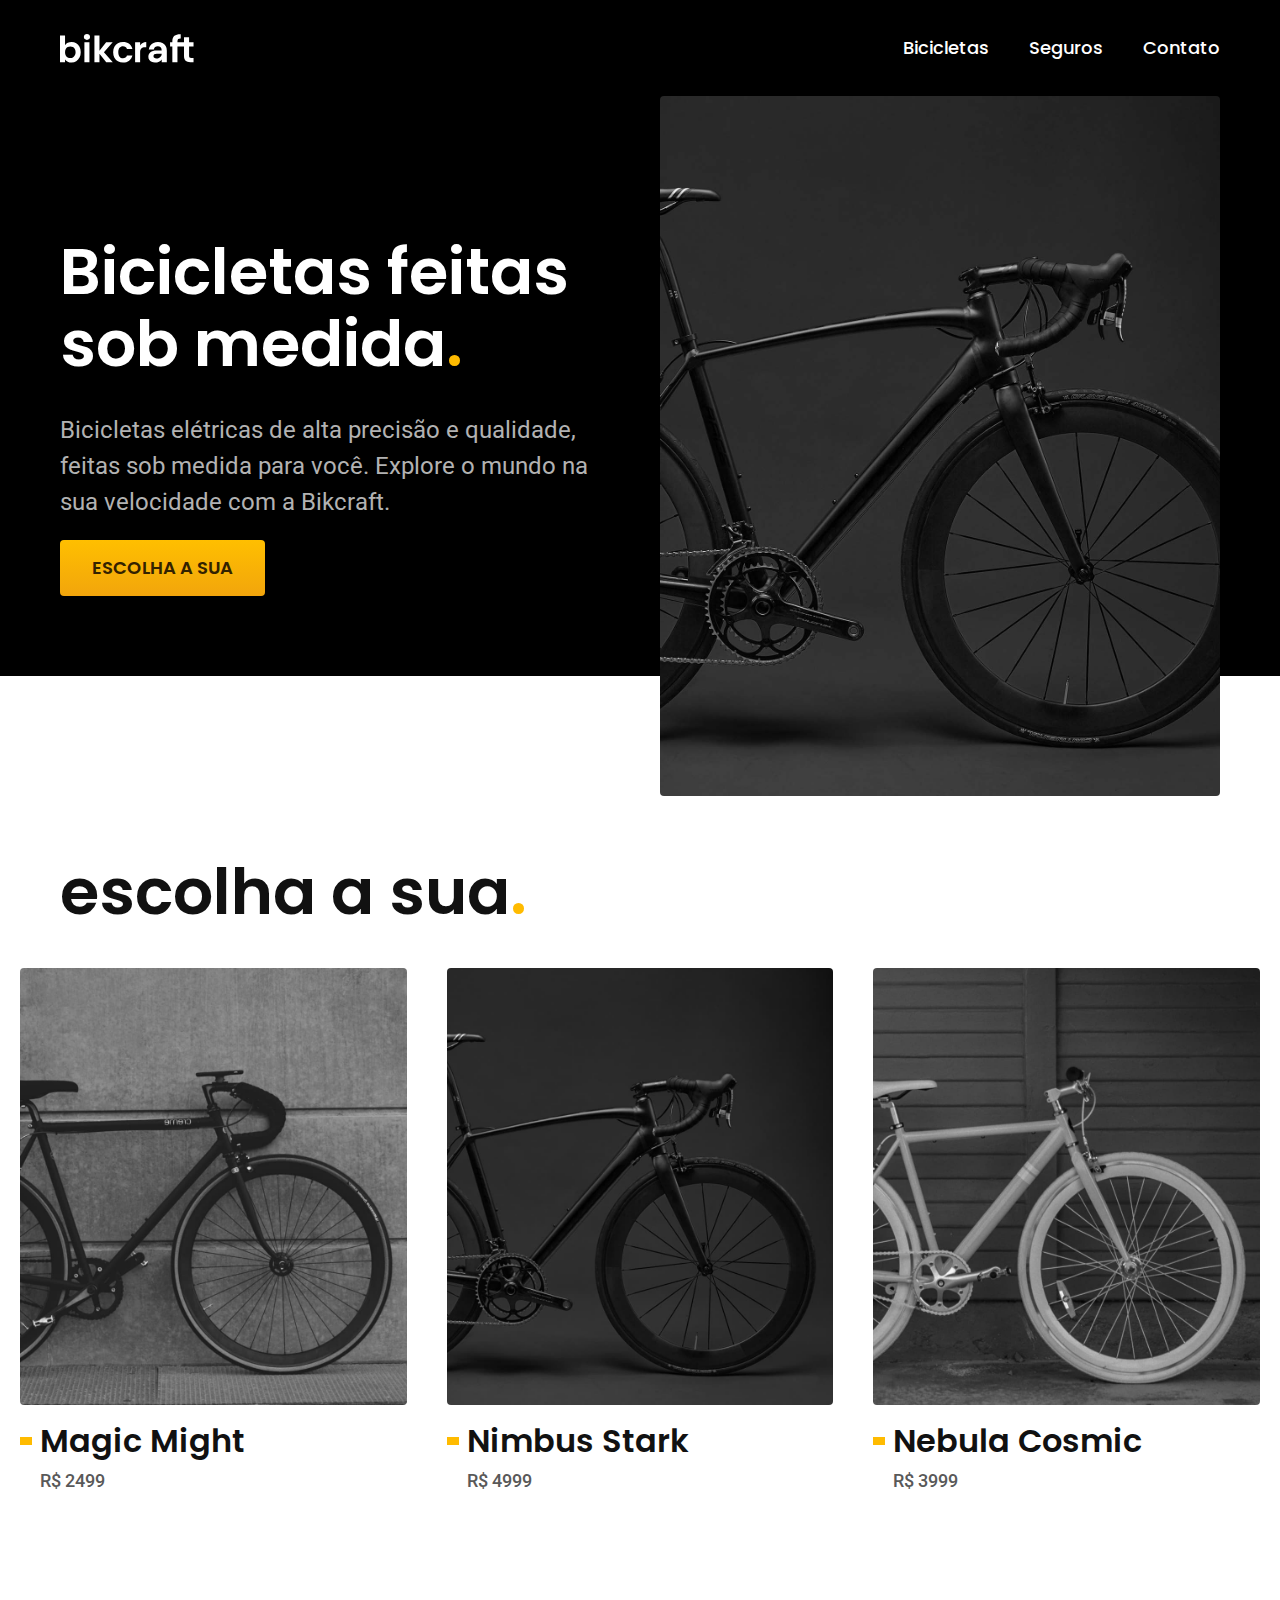
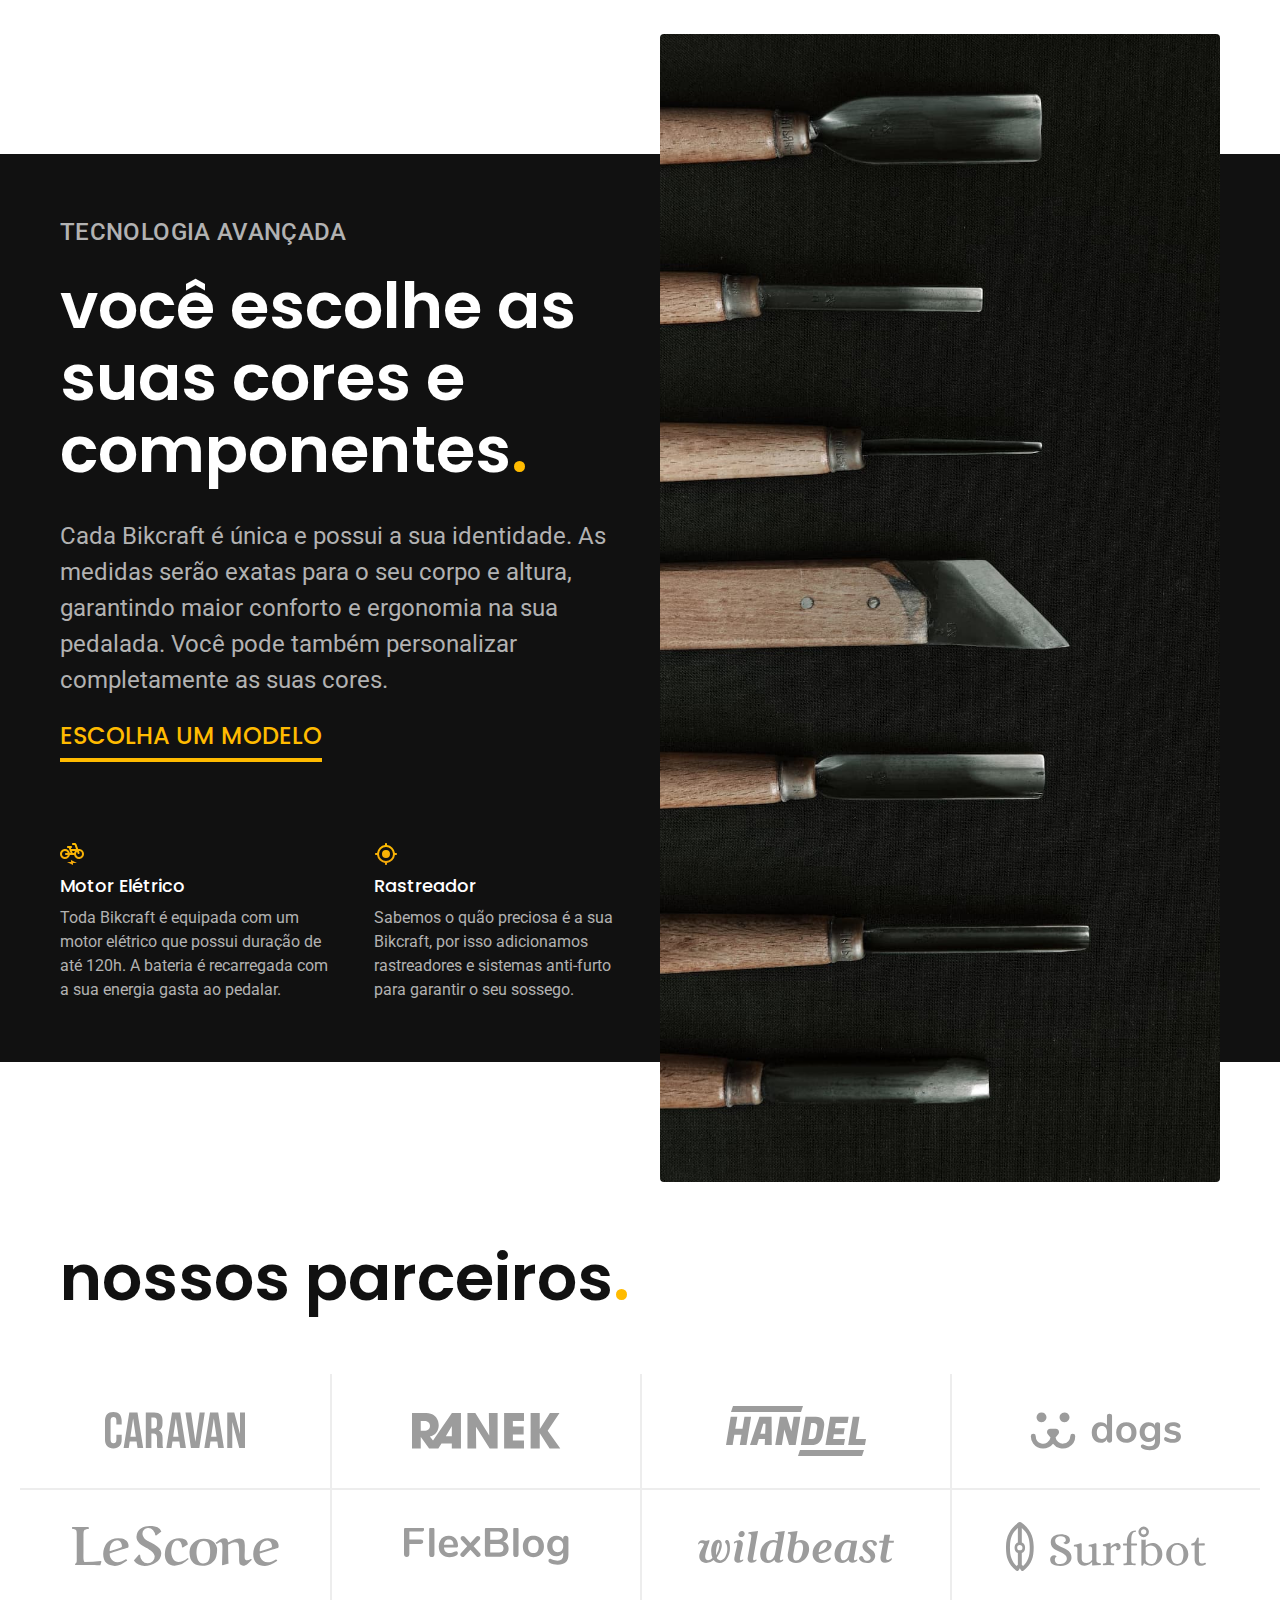
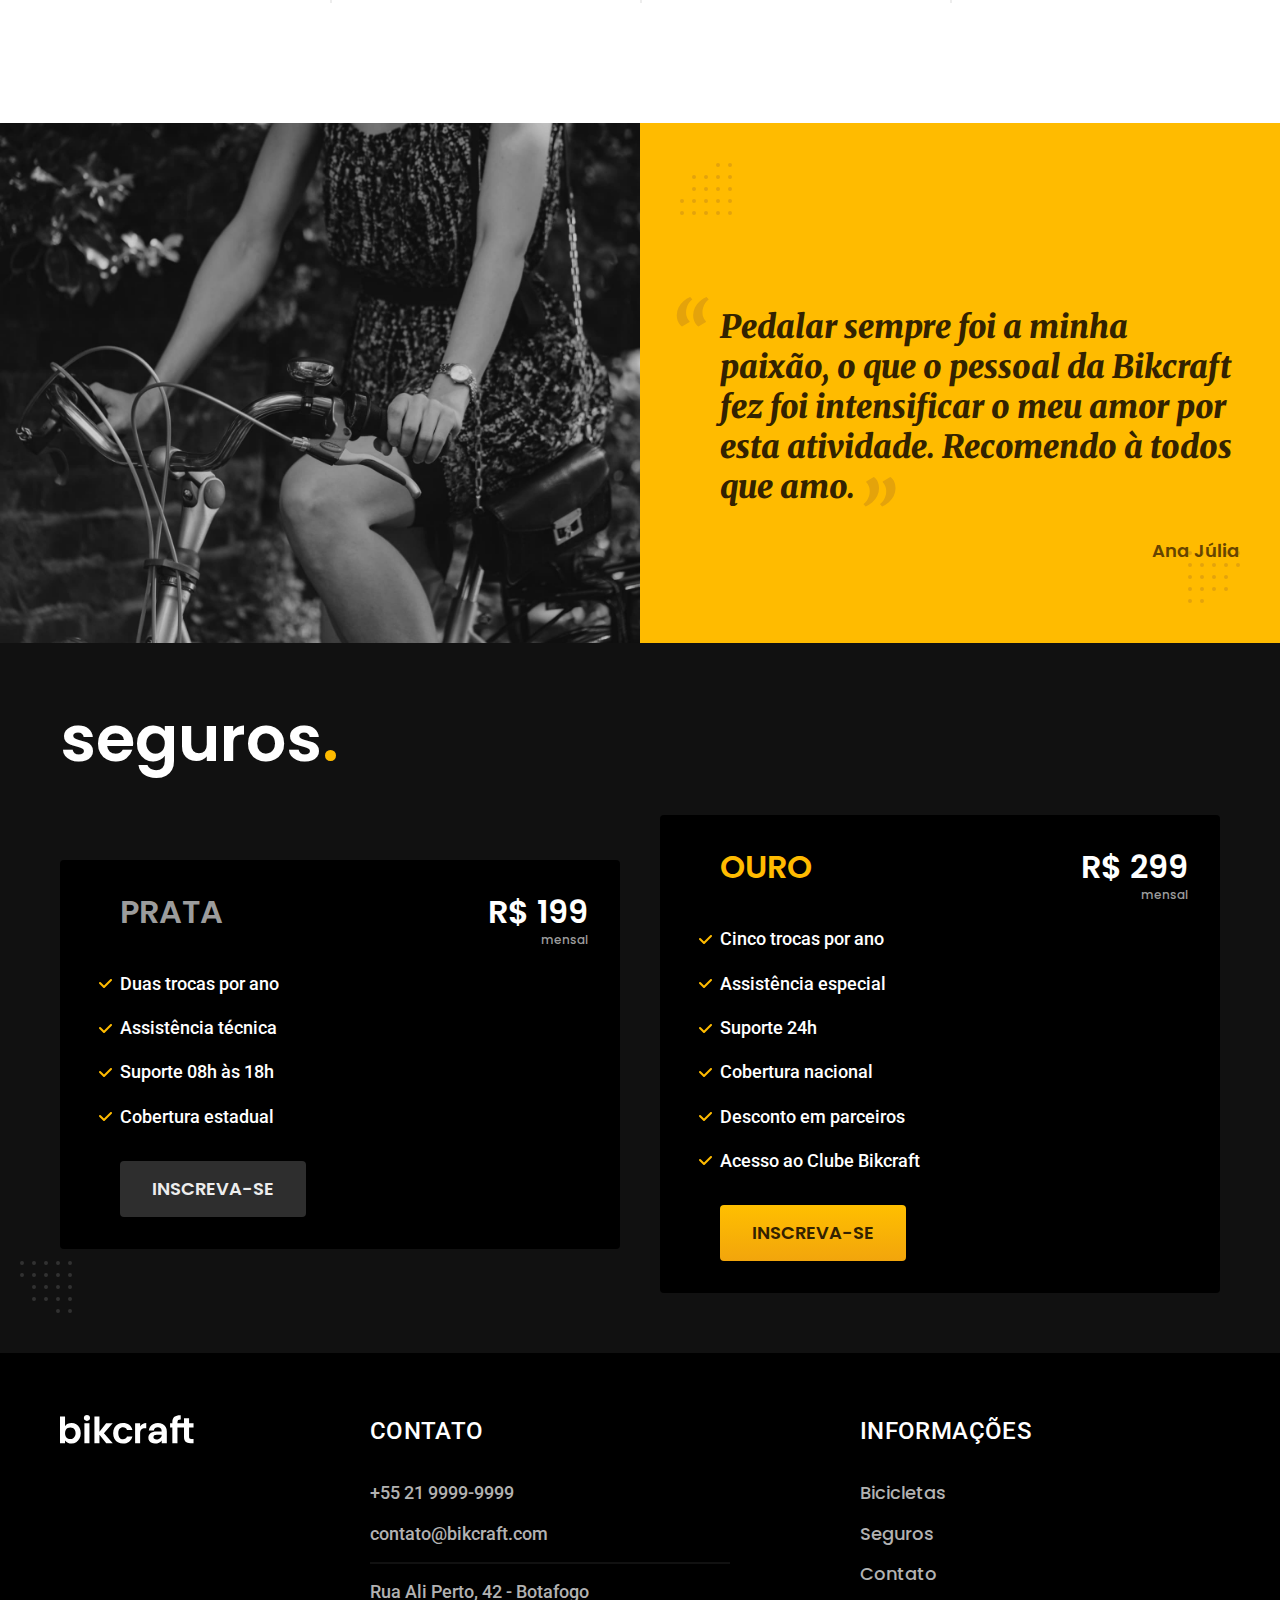
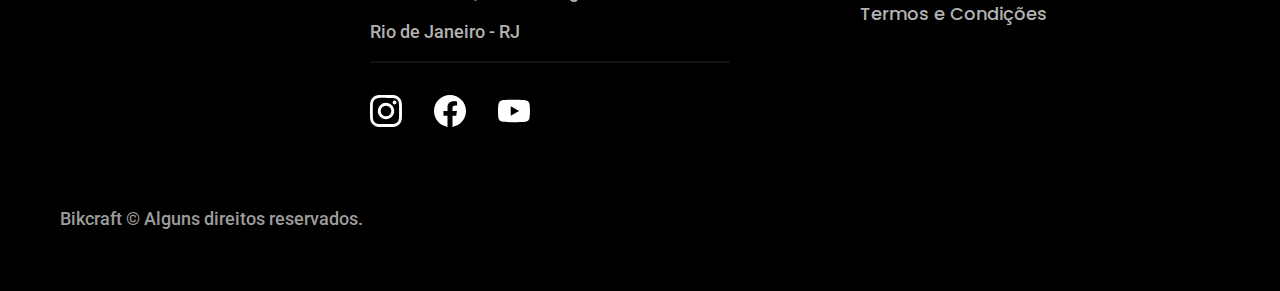
<file: index.html>
<!DOCTYPE html>
<html lang="pt-br">

<head>
  <meta charset="UTF-8">
  <meta name="viewport" content="width=device-width, initial-scale=1.0">
  <title>Bikcraft - Bicicletas Elétricas</title>
  <meta name="description" content="Bicicletas elétricas de alta precisão e qualidade,  feitas sob medida para o cliente. Explore o mundo na sua velocidade com a Bikcraft.">

  <link rel="icon" href="./favicon.svg" type="image/svg+xml">

  <link href="./css/style.min.css" rel="preload" as="style">
  <link href="./css/style.min.css" rel="stylesheet">

  <link rel="preconnect" href="https://fonts.googleapis.com">
  <link rel="preconnect" href="https://fonts.gstatic.com" crossorigin>
  <link href="https://fonts.googleapis.com/css2?family=Merriweather:ital,wght@1,900&family=Poppins:wght@500;600&family=Roboto:wght@400;500&display=swap" rel="stylesheet">
</head>

<body id="home">
  <header class="header-bg">
    <div class="header container">
      <a href="./">
        <img src="./img/bikcraft.svg" alt="Bikcraft" width="136" height="32">
      </a>
      <nav aria-label="primaria">
        <ul class="header-menu font-1-m cor-0">
          <li><a href="./bicicletas.html">Bicicletas</a></li>
          <li><a href="./seguros.html">Seguros</a></li>
          <li><a href="./contato.html">Contato</a></li>
        </ul>
      </nav>
    </div>
  </header>

  <main class="introducao-bg">
    <div class="introducao container">
      <div class="introducao-conteudo">
        <h1 class="font-1-xxl cor-0">Bicicletas feitas sob medida<span class="cor-p1">.</span></h1>
        <p class="font-2-l cor-5">Bicicletas elétricas de alta precisão e qualidade, feitas sob medida para você. Explore o mundo na sua velocidade com a Bikcraft.</p>
        <a class="botao" href="./bicicletas.html">Escolha a sua</a>
      </div>
      <picture>
        <source media="(max-width: 800px)" srcset="./img/bicicletas/nimbus.jpg">
        <img src="./img/fotos/introducao.jpg" alt="Bicicleta preta com motor elétrico" width="640" height="800">
      </picture>
    </div>
  </main>

  <article class="bicicletas-lista">
    <h2 class="container font-1-xxl">escolha a sua<span class="cor-p1">.</span></h2>

    <ul>
      <li>
        <a href="./bicicletas/magic.html">
          <img src="./img/bicicletas/magic-home.jpg" alt="Bicicleta preta" width="460" height="520">
          <h3 class="font-1-xl">Magic Might</h3>
          <span class="font-2-m cor-8">R$ 2499</span>
        </a>
      </li>
      <li>
        <a href="./bicicletas/nimbus.html">
          <img src="./img/bicicletas/nimbus-home.jpg" alt="Bicicleta preta" width="460" height="520">
          <h3 class="font-1-xl">Nimbus Stark</h3>
          <span class="font-2-m cor-8">R$ 4999</span>
        </a>
      </li>
      <li>
        <a href="./bicicletas/nebula.html">
          <img src="./img/bicicletas/nebula-home.jpg" alt="Bicicleta branca" width="460" height="520">
          <h3 class="font-1-xl">Nebula Cosmic</h3>
          <span class="font-2-m cor-8">R$ 3999</span>
        </a>
      </li>
    </ul>
  </article>

  <article class="tecnologia-bg">
    <div class="tecnologia container">
      <div class="tecnologia-conteudo">
        <span class="font-2-l-b cor-5">Tecnologia Avançada</span>
        <h2 class="font-1-xxl cor-0">você escolhe as<br>suas cores e<br>componentes<span class="cor-p1">.</span></h2>
        <p class="font-2-l cor-5">Cada Bikcraft é única e possui a sua identidade. As medidas serão exatas para o seu corpo e altura, garantindo maior conforto e ergonomia na sua pedalada. Você pode também personalizar completamente as suas cores.</p>
        <a class="link" href="./bicicletas.html">Escolha um modelo</a>
        <div class="tecnologia-vantagens">
          <div>
            <img src="./img/icones/eletrica.svg" alt="" width="24" height="24">
            <h3 class="font-1-m cor-0">Motor Elétrico</h3>
            <p class="font-2-s cor-5">Toda Bikcraft é equipada com um motor elétrico que possui duração de até 120h. A bateria é recarregada com a sua energia gasta ao pedalar.</p>
          </div>
          <div>
            <img src="./img/icones/rastreador.svg" alt="" width="24" height="24">
            <h3 class="font-1-m cor-0">Rastreador</h3>
            <p class="font-2-s cor-5">Sabemos o quão preciosa é a sua Bikcraft, por isso adicionamos rastreadores e sistemas anti-furto para garantir o seu sossego.</p>
          </div>
        </div>
      </div>
      <div class="tecnologia-imagem">
        <img src="./img/fotos/tecnologia.jpg" alt="" width="700" height="1120">
      </div>
    </div>
  </article>

  <section class="parceiros" aria-label="Nossos Parceiros">
    <h2 class="container font-1-xxl">nossos parceiros<span class="cor-p1">.</span></h2>
    <ul>
      <li><img src="./img/parceiros/caravan.svg" alt="Caravan" width="140" height="38"></li>
      <li><img src="./img/parceiros/ranek.svg" alt="Ranek" width="149" height="36"></li>
      <li><img src="./img/parceiros/handel.svg" alt="Handel" width="140" height="50"></li>
      <li><img src="./img/parceiros/dogs.svg" alt="Dogs" width="152" height="39"></li>
      <li><img src="./img/parceiros/lescone.svg" alt="LeScone" width="208" height="41"></li>
      <li><img src="./img/parceiros/flexblog.svg" alt="FlexBlog" width="165" height="38"></li>
      <li><img src="./img/parceiros/wildbeast.svg" alt="Wildbeast" width="196" height="34"></li>
      <li><img src="./img/parceiros/surfbot.svg" alt="Surfbot" width="200" height="49"></li>
    </ul>
  </section>

  <section class="depoimento" aria-label="Depoimento">
    <div>
      <img src="./img/fotos/depoimento.jpg" alt="Pessoa pedalando uma bicileta Bikcraft" width="780" height="680">
    </div>
    <div class="depoimento-conteudo">
      <blockquote class="font-1-xl cor-p5">
        <p>Pedalar sempre foi a minha paixão, o que o pessoal da Bikcraft fez foi intensificar o meu amor por esta atividade. Recomendo à todos que amo.</p>
      </blockquote>
      <span class="font-1-m-b cor-p4">Ana Júlia</span>
    </div>
  </section>

  <article class="seguros-bg">
    <div class="seguros container">
      <h2 class="font-1-xxl cor-0">seguros<span class="cor-p1">.</span></h2>
      <div class="seguros-item">
        <h3 class="font-1-xl cor-6">PRATA</h3>
        <span class="font-1-xl cor-0">R$ 199 <span class="font-1-xs cor-6">mensal</span></span>
        <ul class="font-2-m cor-0">
          <li>Duas trocas por ano</li>
          <li>Assistência técnica</li>
          <li>Suporte 08h às 18h</li>
          <li>Cobertura estadual</li>
        </ul>
        <a class="botao secundario" href="./orcamento.html?tipo=seguro&produto=prata">Inscreva-se</a>
      </div>
      <div class="seguros-item">
        <h3 class="font-1-xl cor-p1">OURO</h3>
        <span class="font-1-xl cor-0">R$ 299 <span class="font-1-xs cor-6">mensal</span></span>
        <ul class="font-2-m cor-0">
          <li>Cinco trocas por ano</li>
          <li>Assistência especial</li>
          <li>Suporte 24h</li>
          <li>Cobertura nacional</li>
          <li>Desconto em parceiros</li>
          <li>Acesso ao Clube Bikcraft</li>
        </ul>
        <a class="botao" href="./orcamento.html?tipo=seguro&produto=ouro">Inscreva-se</a>
      </div>
    </div>
  </article>

  <footer class="footer-bg">
    <div class="footer container">
      <img src="./img/bikcraft.svg" alt="Bikcraft" width="136" height="32">
      <div class="footer-contato">
        <h3 class="font-2-l-b cor-0">Contato</h3>
        <ul class="font-2-m cor-5">
          <li>+55 21 9999-9999</li>
          <li>contato@bikcraft.com</li>
          <li>Rua Ali Perto, 42 - Botafogo</li>
          <li>Rio de Janeiro - RJ</li>
        </ul>
        <div class="footer-redes">
          <a href="./"><img src="./img/redes/instagram.svg" alt="Instagram" width="32" height="32"></a>
          <a href="./"><img src="./img/redes/facebook.svg" alt="Facebook" width="32" height="32"></a>
          <a href="./"><img src="./img/redes/youtube.svg" alt="Youtube" width="32" height="32"></a>
        </div>
      </div>
      <div class="footer-informacoes">
        <h3 class="font-2-l-b cor-0">Informações</h3>
        <nav>
          <ul class="font-1-m cor-5">
            <li><a href="./bicicletas.html">Bicicletas</a></li>
            <li><a href="./seguros.html">Seguros</a></li>
            <li><a href="./contato.html">Contato</a></li>
            <li><a href="./termos.html">Termos e Condições</a></li>
          </ul>
        </nav>
      </div>
      <p class="font-2-m cor-6 footer-copy">Bikcraft © Alguns direitos reservados.</p>
    </div>
  </footer>

  <script src="./js/script.js"></script>
</body>

</html>
</file>
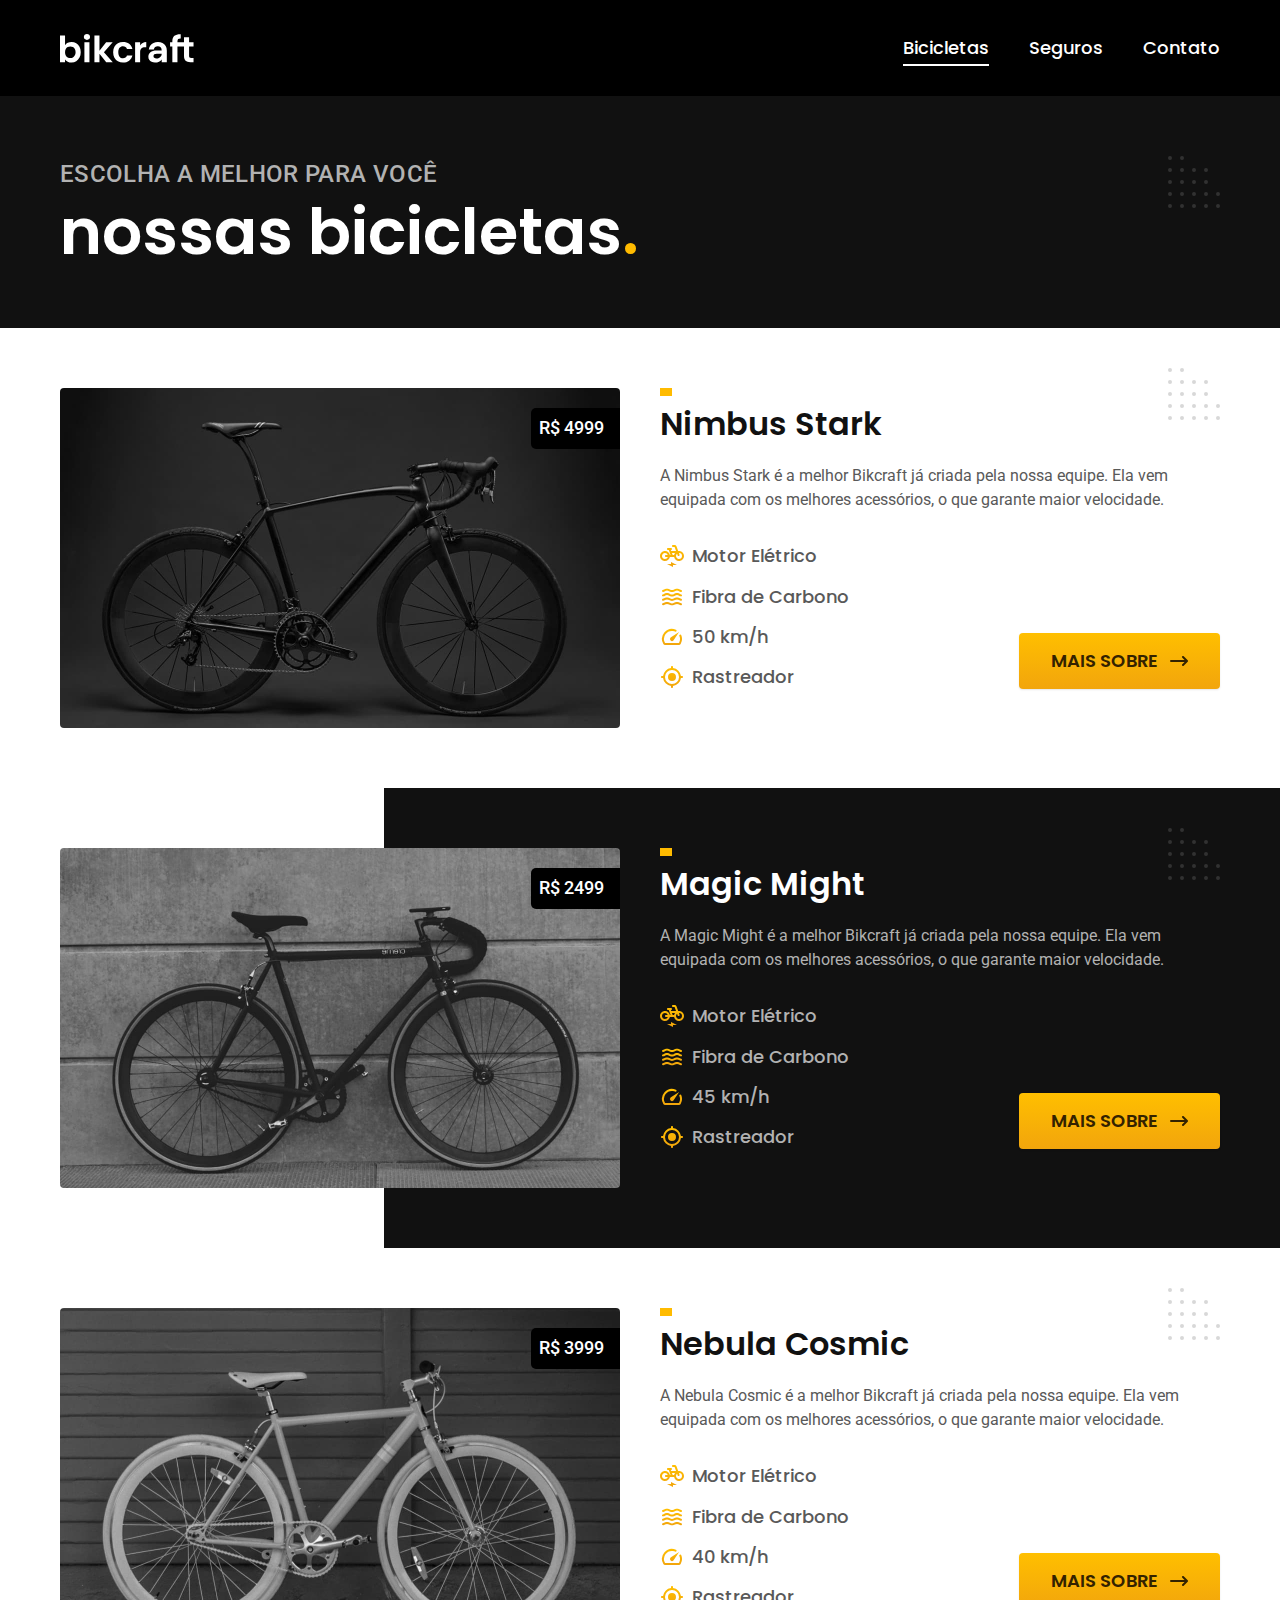
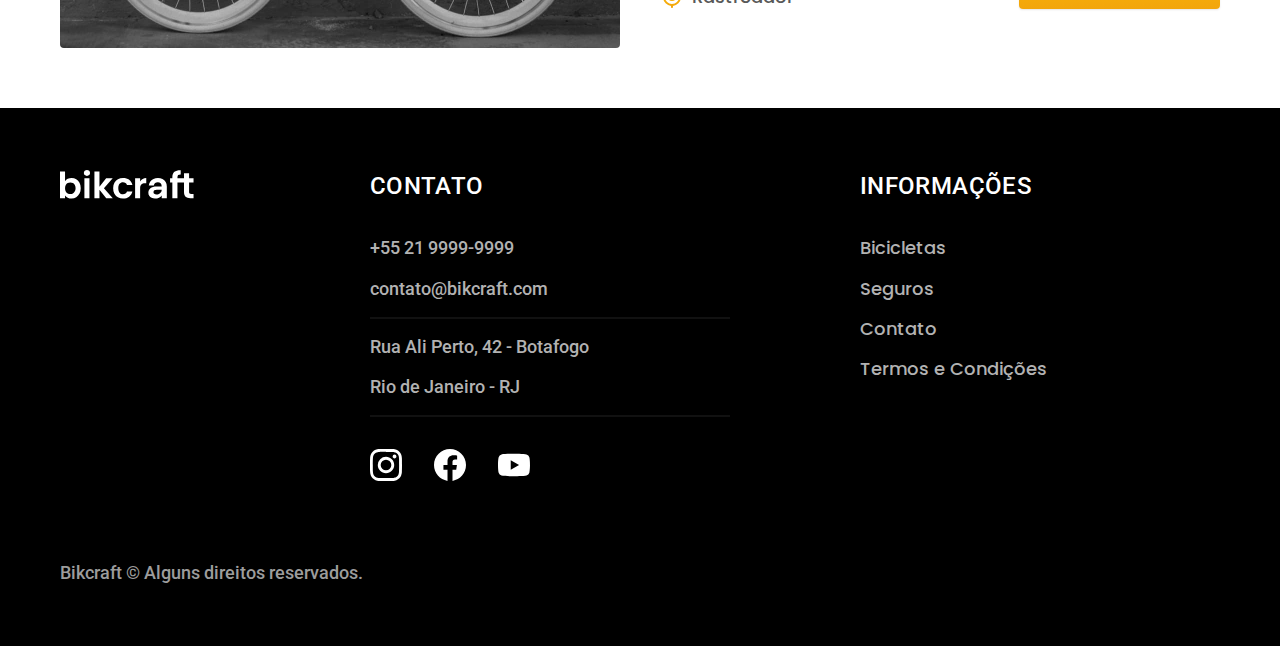
<file: bicicletas.html>
<!DOCTYPE html>
<html lang="pt-br">

<head>
  <meta charset="UTF-8">
  <meta name="viewport" content="width=device-width, initial-scale=1.0">
  <title>Bicicletas | Bikcraft</title>
  <meta name="description" content="Bicicletas elétricas de alta precisão e qualidade,  feitas sob medida para o cliente. Explore o mundo na sua velocidade com a Bikcraft.">

  <link rel="icon" href="./favicon.svg" type="image/svg+xml">

  <link href="./css/style.min.css" rel="preload" as="style">
  <link href="./css/style.min.css" rel="stylesheet">

  <link rel="preconnect" href="https://fonts.googleapis.com">
  <link rel="preconnect" href="https://fonts.gstatic.com" crossorigin>
  <link href="https://fonts.googleapis.com/css2?family=Merriweather:ital,wght@1,900&family=Poppins:wght@500;600&family=Roboto:wght@400;500&display=swap" rel="stylesheet">
</head>

<body id="bicicletas">
  <header class="header-bg">
    <div class="header container">
      <a href="./">
        <img src="./img/bikcraft.svg" alt="Bikcraft" width="136" height="32">
      </a>
      <nav aria-label="primaria">
        <ul class="header-menu font-1-m cor-0">
          <li><a href="./bicicletas.html">Bicicletas</a></li>
          <li><a href="./seguros.html">Seguros</a></li>
          <li><a href="./contato.html">Contato</a></li>
        </ul>
      </nav>
    </div>
  </header>

  <main>
    <div class="titulo">
      <div class="container">
        <p class="font-2-l-b cor-5">Escolha a melhor para você</p>
        <h1 class="font-1-xxl cor-0">nossas bicicletas<span class="cor-p1">.</span></h1>
      </div>
    </div>

    <div class="bicicletas-bg">
      <div class="bicicletas container">
        <div class="bicicletas-imagem">
          <img src="./img/bicicletas/nimbus.jpg" alt="Bicicleta preta" width="1120" height="680">
          <span class="font-2-m cor-0">R$ 4999</span>
        </div>
        <div class="bicicletas-conteudo">
          <h2 class="font-1-xl">Nimbus Stark</h2>
          <p class="font-2-s cor-8">A Nimbus Stark é a melhor Bikcraft já criada pela nossa equipe. Ela vem equipada com os melhores acessórios, o que garante maior velocidade.</p>
          <ul class="font-1-m cor-8">
            <li><img src="./img/icones/eletrica.svg" alt=""><span>Motor Elétrico</span></li>
            <li><img src="./img/icones/carbono.svg" alt=""><span>Fibra de Carbono</span></li>
            <li><img src="./img/icones/velocidade.svg" alt=""><span>50 km/h</span></li>
            <li><img src="./img/icones/rastreador.svg" alt=""><span>Rastreador</span></li>
          </ul>
          <a class="botao seta" href="./bicicletas/nimbus.html">Mais Sobre</a>
        </div>
      </div>
    </div>

    <div class="bicicletas-bg">
      <div class="bicicletas container">
        <div class="bicicletas-imagem">
          <img src="./img/bicicletas/magic.jpg" alt="Bicicleta preta" width="1120" height="680">
          <span class="font-2-m cor-0">R$ 2499</span>
        </div>
        <div class="bicicletas-conteudo">
          <h2 class="font-1-xl cor-0">Magic Might</h2>
          <p class="font-2-s cor-5">A Magic Might é a melhor Bikcraft já criada pela nossa equipe. Ela vem equipada com os melhores acessórios, o que garante maior velocidade.</p>
          <ul class="font-1-m cor-5">
            <li><img src="./img/icones/eletrica.svg" alt=""><span>Motor Elétrico</span></li>
            <li><img src="./img/icones/carbono.svg" alt=""><span>Fibra de Carbono</span></li>
            <li><img src="./img/icones/velocidade.svg" alt=""><span>45 km/h</span></li>
            <li><img src="./img/icones/rastreador.svg" alt=""><span>Rastreador</span></li>
          </ul>
          <a class="botao seta" href="./bicicletas/magic.html">Mais Sobre</a>
        </div>
      </div>
    </div>

    <div class="bicicletas-bg">
      <div class="bicicletas container">
        <div class="bicicletas-imagem">
          <img src="./img/bicicletas/nebula.jpg" alt="Bicicleta branca" width="1120" height="680">
          <span class="font-2-m cor-0">R$ 3999</span>
        </div>
        <div class="bicicletas-conteudo">
          <h2 class="font-1-xl">Nebula Cosmic</h2>
          <p class="font-2-s cor-8">A Nebula Cosmic é a melhor Bikcraft já criada pela nossa equipe. Ela vem equipada com os melhores acessórios, o que garante maior velocidade.</p>
          <ul class="font-1-m cor-8">
            <li><img src="./img/icones/eletrica.svg" alt=""><span>Motor Elétrico</span></li>
            <li><img src="./img/icones/carbono.svg" alt=""><span>Fibra de Carbono</span></li>
            <li><img src="./img/icones/velocidade.svg" alt=""><span>40 km/h</span></li>
            <li><img src="./img/icones/rastreador.svg" alt=""><span>Rastreador</span></li>
          </ul>
          <a class="botao seta" href="./bicicletas/nebula.html">Mais Sobre</a>
        </div>
      </div>
    </div>
  </main>

  <footer class="footer-bg">
    <div class="footer container">
      <img src="./img/bikcraft.svg" alt="Bikcraft">
      <div class="footer-contato">
        <h3 class="font-2-l-b cor-0">Contato</h3>
        <ul class="font-2-m cor-5">
          <li>+55 21 9999-9999</li>
          <li>contato@bikcraft.com</li>
          <li>Rua Ali Perto, 42 - Botafogo</li>
          <li>Rio de Janeiro - RJ</li>
        </ul>
        <div class="footer-redes">
          <a href="./"><img src="./img/redes/instagram.svg" alt="Instagram"></a>
          <a href="./"><img src="./img/redes/facebook.svg" alt="Facebook"></a>
          <a href="./"><img src="./img/redes/youtube.svg" alt="Youtube"></a>
        </div>
      </div>
      <div class="footer-informacoes">
        <h3 class="font-2-l-b cor-0">Informações</h3>
        <nav>
          <ul class="font-1-m cor-5">
            <li><a href="./bicicletas.html">Bicicletas</a></li>
            <li><a href="./seguros.html">Seguros</a></li>
            <li><a href="./contato.html">Contato</a></li>
            <li><a href="./termos.html">Termos e Condições</a></li>
          </ul>
        </nav>
      </div>
      <p class="font-2-m cor-6 footer-copy">Bikcraft © Alguns direitos reservados.</p>
    </div>
  </footer>

  <script src="./js/script.js"></script>
</body>

</html>
</file>
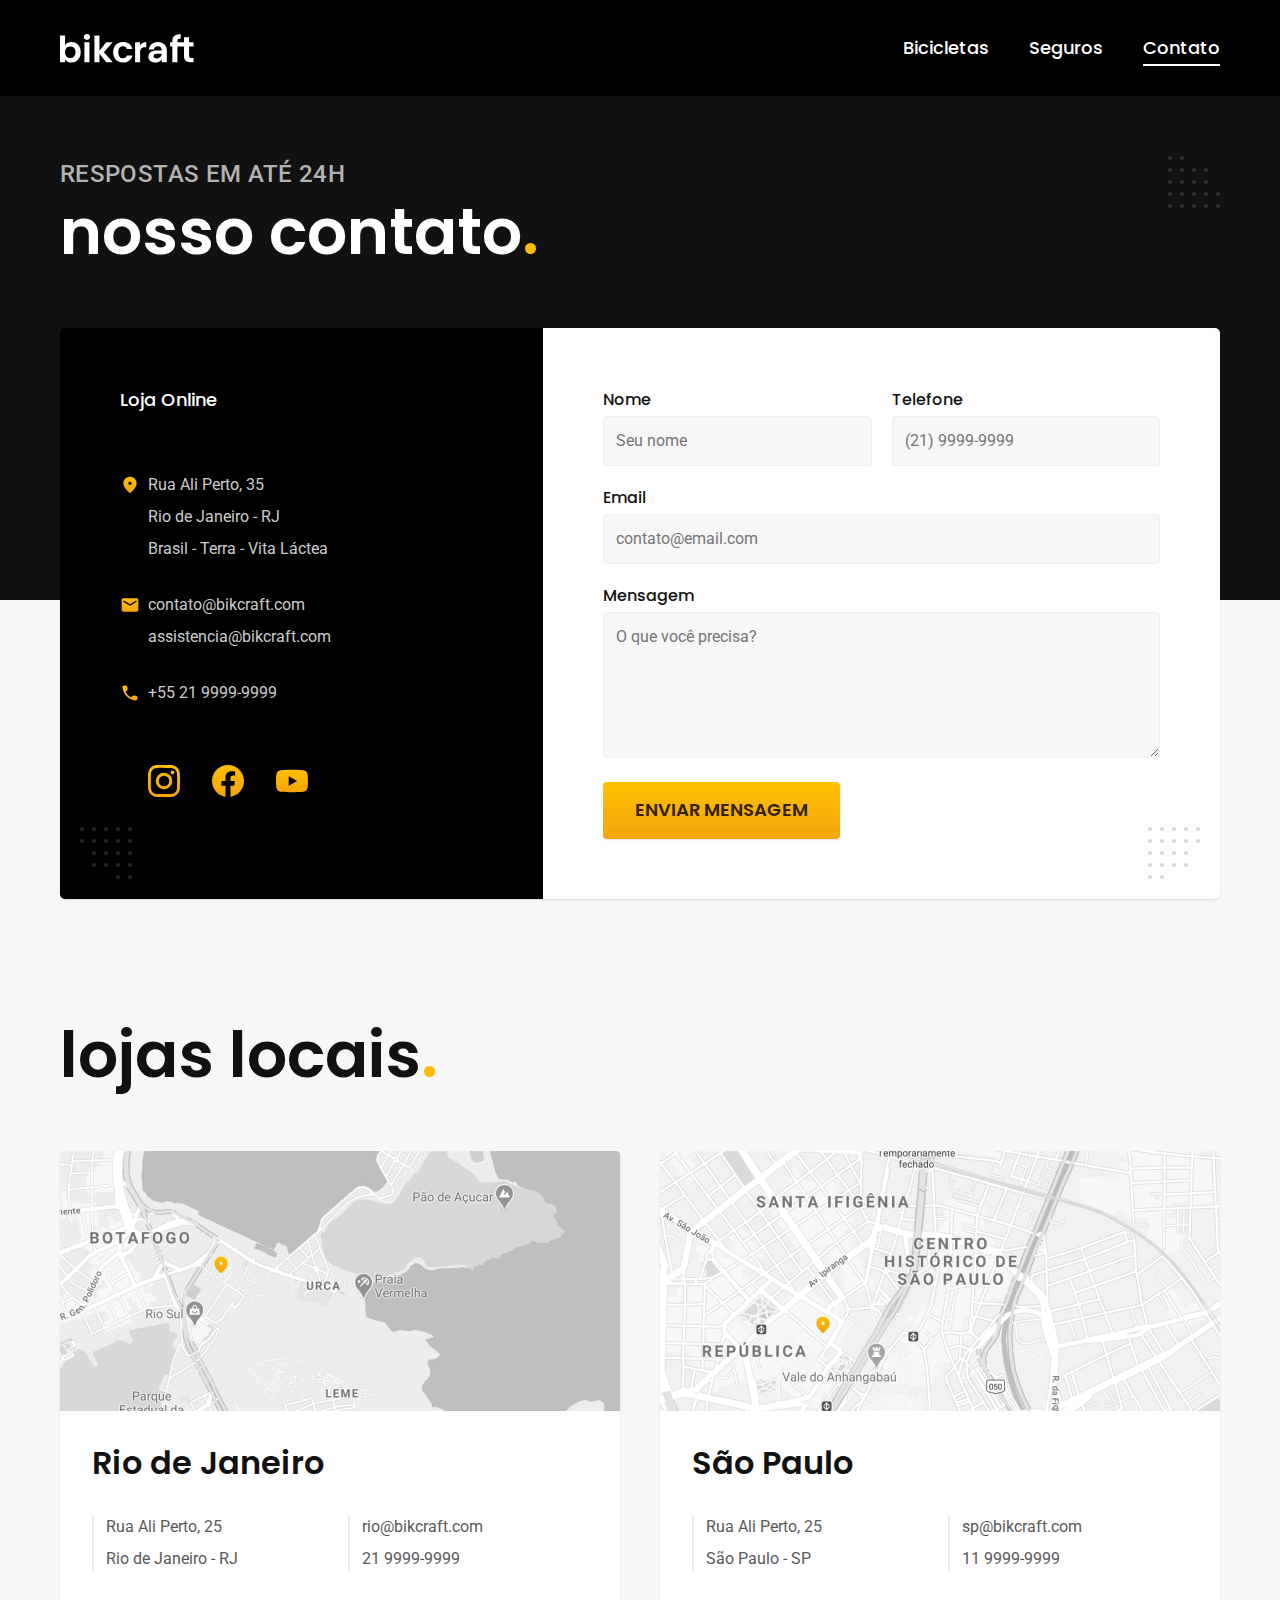
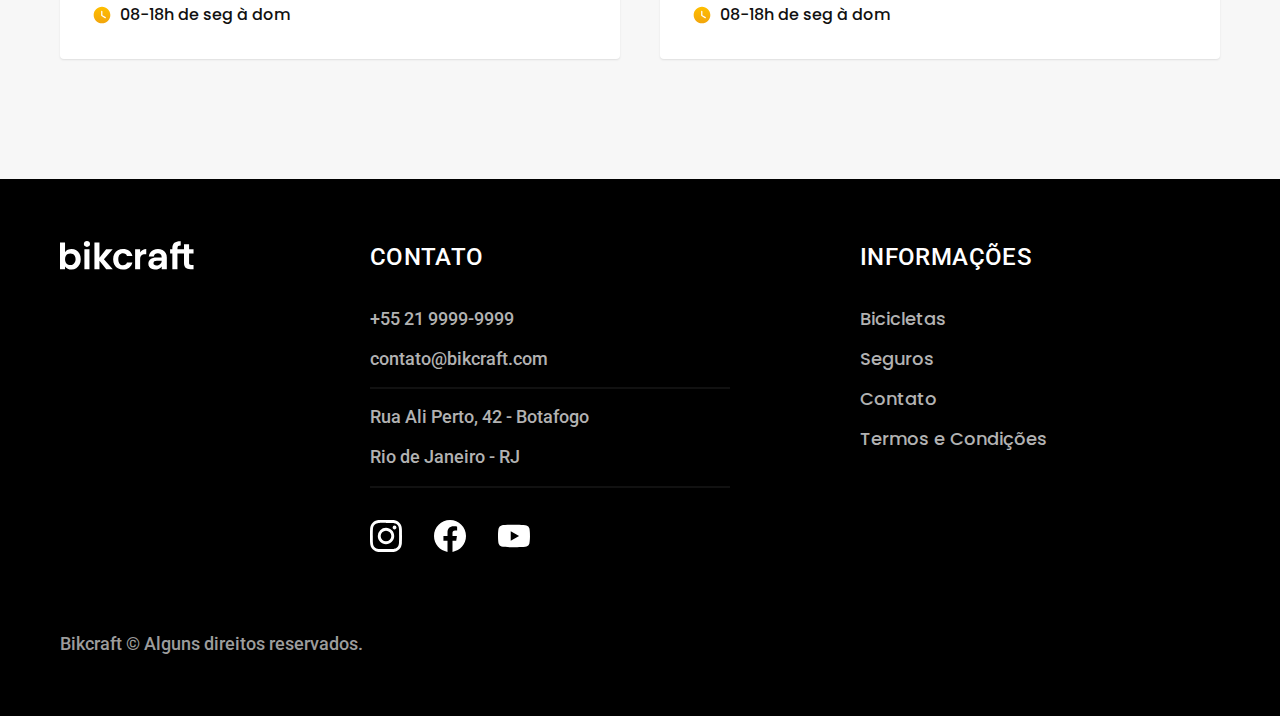
<file: contato.html>
<!DOCTYPE html>
<html lang="pt-br">

<head>
  <meta charset="UTF-8">
  <meta name="viewport" content="width=device-width, initial-scale=1.0">
  <title>Contato | Bikcraft</title>
  <meta name="description" content="Bicicletas elétricas de alta precisão e qualidade,  feitas sob medida para o cliente. Explore o mundo na sua velocidade com a Bikcraft.">

  <link rel="icon" href="./favicon.svg" type="image/svg+xml">

  <link href="./css/style.min.css" rel="preload" as="style">
  <link href="./css/style.min.css" rel="stylesheet">

  <link rel="preconnect" href="https://fonts.googleapis.com">
  <link rel="preconnect" href="https://fonts.gstatic.com" crossorigin>
  <link href="https://fonts.googleapis.com/css2?family=Merriweather:ital,wght@1,900&family=Poppins:wght@500;600&family=Roboto:wght@400;500&display=swap" rel="stylesheet">
</head>

<body id="contato">
  <header class="header-bg">
    <div class="header container">
      <a href="./">
        <img src="./img/bikcraft.svg" alt="Bikcraft" width="136" height="32">
      </a>
      <nav aria-label="primaria">
        <ul class="header-menu font-1-m cor-0">
          <li><a href="./bicicletas.html">Bicicletas</a></li>
          <li><a href="./seguros.html">Seguros</a></li>
          <li><a href="./contato.html">Contato</a></li>
        </ul>
      </nav>
    </div>
  </header>

  <main>
    <div class="titulo">
      <div class="container">
        <p class="font-2-l-b cor-5">Respostas em até 24h</p>
        <h1 class="font-1-xxl cor-0">nosso contato<span class="cor-p1">.</span></h1>
      </div>
    </div>

    <div class="contato container">
      <section class="contato-dados" aria-label="Endereço">
        <h2 class="cor-0 font-1-m">Loja Online</h2>
        <div class="contato-endereco font-2-s cor-4">
          <p>Rua Ali Perto, 35</p>
          <p>Rio de Janeiro - RJ</p>
          <p>Brasil - Terra - Vita Láctea</p>
        </div>
        <address class="contato-meios font-2-s cor-4">
          <a href="mailto:contato@bikcraft.com">contato@bikcraft.com</a>
          <a href="mailto:assistencia@bikcraft.com">assistencia@bikcraft.com</a>
          <a href="tel:+552199999999">+55 21 9999-9999</a>
        </address>
        <div class="contato-redes">
          <a href="./"><img src="./img/redes/instagram-p.svg" alt="Instagram"></a>
          <a href="./"><img src="./img/redes/facebook-p.svg" alt="Facebook"></a>
          <a href="./"><img src="./img/redes/youtube-p.svg" alt="Youtube"></a>
        </div>
      </section>
      <section class="contato-formulario" aria-label="Formulário">
        <form class="form" action="./">
          <div>
            <label for="nome">Nome</label>
            <input type="text" id="nome" name="nome" placeholder="Seu nome">
          </div>
          <div>
            <label for="telefone">Telefone</label>
            <input type="text" id="telefone" name="telefone" placeholder="(21) 9999-9999">
          </div>
          <div class="col-2">
            <label for="email">Email</label>
            <input type="email" id="email" name="email" placeholder="contato@email.com">
          </div>
          <div class="col-2">
            <label for="mensagem">Mensagem</label>
            <textarea id="mensagem" name="mensagem" placeholder="O que você precisa?" rows="5"></textarea>
          </div>
          <button class="botao col-2">Enviar Mensagem</button>
        </form>
      </section>
    </div>
  </main>

  <article class="lojas container">
    <h2 class="font-1-xxl">lojas locais<span class="cor-p1">.</span></h2>
    <div class="lojas-item">
      <img src="./img/lojas/rj.jpg" alt="mapa marcando o endereço da loja no Rio de Janeiro" width="560" height="260">
      <div class="lojas-conteudo">
        <h3 class="font-1-xl">Rio de Janeiro</h3>
        <div class="lojas-dados font-2-s cor-8">
          <p>Rua Ali Perto, 25</p>
          <p>Rio de Janeiro - RJ</p>
        </div>
        <div class="lojas-dados font-2-s cor-8">
          <a href="mailto:rio@bikcraft.com">rio@bikcraft.com</a>
          <a href="tel:+552199999999">21 9999-9999</a>
        </div>
        <p class="lojas-tempo font-1-s"><img src="./img/icones/horario.svg" alt="">08-18h de seg à dom</p>
      </div>
    </div>
    <div class="lojas-item">
      <img src="./img/lojas/sp.jpg" alt="mapa marcando o endereço da loja no Rio de Janeiro">
      <div class="lojas-conteudo">
        <h3 class="font-1-xl">São Paulo</h3>
        <div class="lojas-dados font-2-s cor-8">
          <p>Rua Ali Perto, 25</p>
          <p>São Paulo - SP</p>
        </div>
        <div class="lojas-dados font-2-s cor-8">
          <a href="mailto:rio@bikcraft.com">sp@bikcraft.com</a>
          <a href="tel:+551199999999">11 9999-9999</a>
        </div>
        <p class="lojas-tempo font-1-s"><img src="./img/icones/horario.svg" alt="">08-18h de seg à dom</p>
      </div>
    </div>
  </article>

  <footer class="footer-bg">
    <div class="footer container">
      <img src="./img/bikcraft.svg" alt="Bikcraft">
      <div class="footer-contato">
        <h3 class="font-2-l-b cor-0">Contato</h3>
        <ul class="font-2-m cor-5">
          <li>+55 21 9999-9999</li>
          <li>contato@bikcraft.com</li>
          <li>Rua Ali Perto, 42 - Botafogo</li>
          <li>Rio de Janeiro - RJ</li>
        </ul>
        <div class="footer-redes">
          <a href="./"><img src="./img/redes/instagram.svg" alt="Instagram"></a>
          <a href="./"><img src="./img/redes/facebook.svg" alt="Facebook"></a>
          <a href="./"><img src="./img/redes/youtube.svg" alt="Youtube"></a>
        </div>
      </div>
      <div class="footer-informacoes">
        <h3 class="font-2-l-b cor-0">Informações</h3>
        <nav>
          <ul class="font-1-m cor-5">
            <li><a href="./bicicletas.html">Bicicletas</a></li>
            <li><a href="./seguros.html">Seguros</a></li>
            <li><a href="./contato.html">Contato</a></li>
            <li><a href="./termos.html">Termos e Condições</a></li>
          </ul>
        </nav>
      </div>
      <p class="font-2-m cor-6 footer-copy">Bikcraft © Alguns direitos reservados.</p>
    </div>
  </footer>

  <script src="./js/script.js"></script>
</body>

</html>
</file>
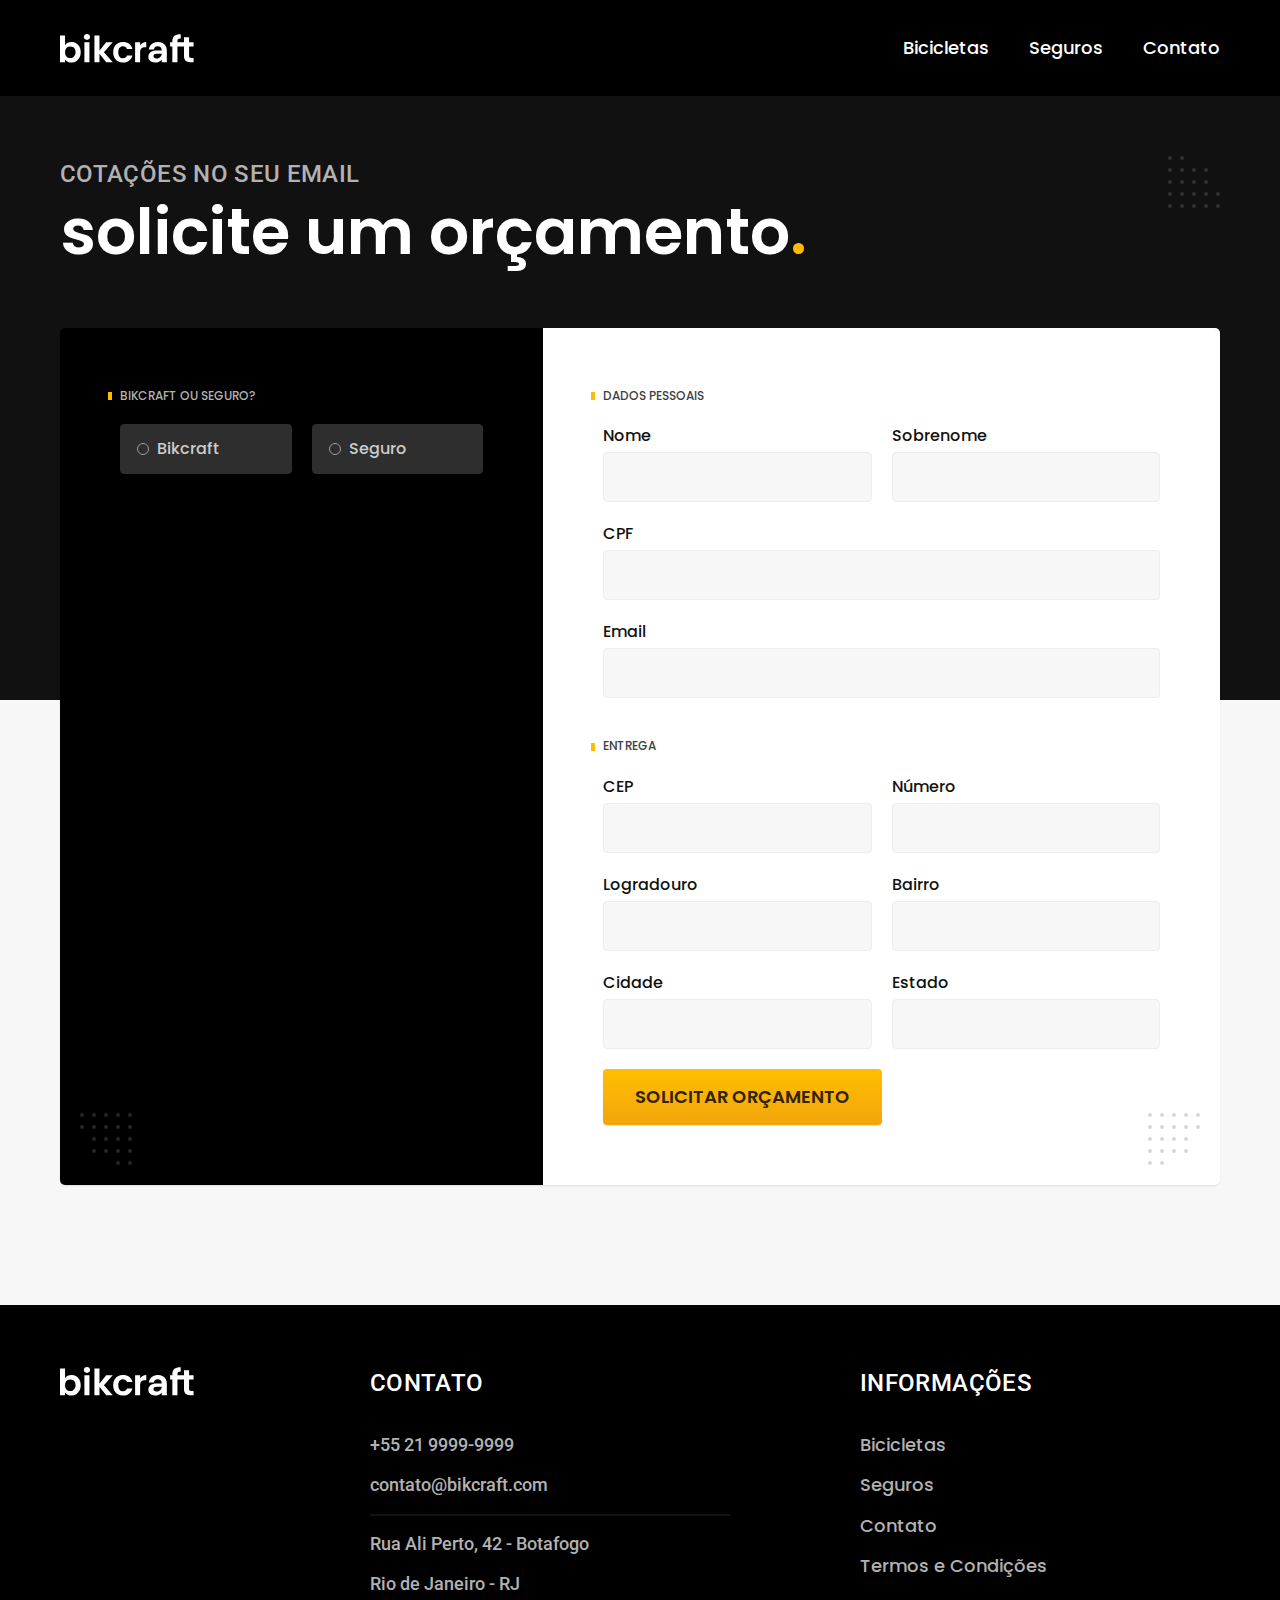
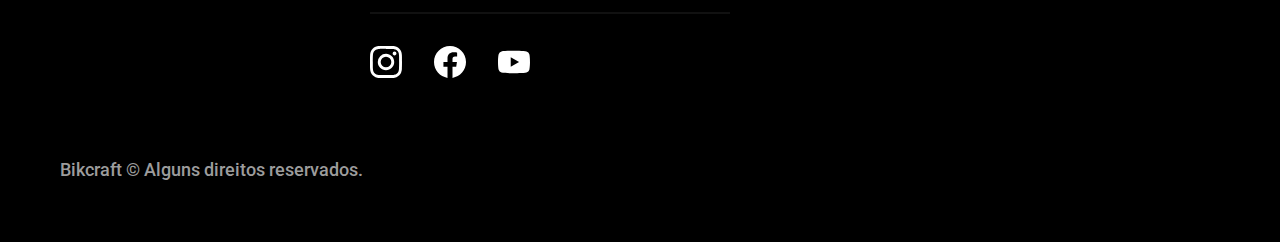
<file: orcamento.html>
<!DOCTYPE html>
<html lang="pt-br">

<head>
  <meta charset="UTF-8">
  <meta name="viewport" content="width=device-width, initial-scale=1.0">
  <title>Orçamento | Bikcraft</title>
  <meta name="description" content="Bicicletas elétricas de alta precisão e qualidade,  feitas sob medida para o cliente. Explore o mundo na sua velocidade com a Bikcraft.">

  <link rel="icon" href="./favicon.svg" type="image/svg+xml">

  <link href="./css/style.min.css" rel="preload" as="style">
  <link href="./css/style.min.css" rel="stylesheet">

  <link rel="preconnect" href="https://fonts.googleapis.com">
  <link rel="preconnect" href="https://fonts.gstatic.com" crossorigin>
  <link href="https://fonts.googleapis.com/css2?family=Merriweather:ital,wght@1,900&family=Poppins:wght@500;600&family=Roboto:wght@400;500&display=swap" rel="stylesheet">
</head>

<body id="orcamento">
  <header class="header-bg">
    <div class="header container">
      <a href="./">
        <img src="./img/bikcraft.svg" alt="Bikcraft" width="136" height="32">
      </a>
      <nav aria-label="primaria">
        <ul class="header-menu font-1-m cor-0">
          <li><a href="./bicicletas.html">Bicicletas</a></li>
          <li><a href="./seguros.html">Seguros</a></li>
          <li><a href="./contato.html">Contato</a></li>
        </ul>
      </nav>
    </div>
  </header>

  <main>
    <div class="titulo">
      <div class="container">
        <p class="font-2-l-b cor-5">Cotações no seu email</p>
        <h1 class="font-1-xxl cor-0">solicite um orçamento<span class="cor-p1">.</span></h1>
      </div>
    </div>

    <form class="orcamento container" action="./">
      <!-- Produto -->
      <div class="orcamento-produto">
        <h2 class="font-1-xs cor-5">Bikcraft ou Seguro?</h2>

        <input type="radio" name="tipo" value="bikcraft" id="bikcraft">
        <label for="bikcraft">Bikcraft</label>

        <input type="radio" name="tipo" value="seguro" id="seguro">
        <label for="seguro">Seguro</label>

        <div class="orcamento-conteudo" id="orcamento-bikcraft">
          <h2 class="font-1-xs cor-5">Escolha a sua:</h2>

          <input type="radio" name="produto" value="nimbus" id="nimbus">
          <label for="nimbus">Nimbus Stark <span>R$ 4999</span></label>
          <div class="radio-detalhes">
            <ul class="font-1-xs cor-8">
              <li><img src="./img/icones/eletrica.svg" alt=""> Motor Elétrico</li>
              <li><img src="./img/icones/carbono.svg" alt=""> Fibra de Carbono</li>
              <li><img src="./img/icones/velocidade.svg" alt=""> 50 km/h</li>
              <li><img src="./img/icones/rastreador.svg" alt=""> Rastreador</li>
            </ul>
            <img src="./img/bicicletas/nimbus.jpg" alt="Bicicleta preta">
          </div>

          <input type="radio" name="produto" value="magic" id="magic">
          <label for="magic">Magic Might <span>R$ 2499</span></label>
          <div class="radio-detalhes">
            <ul class="font-1-xs cor-8">
              <li><img src="./img/icones/eletrica.svg" alt=""> Motor Elétrico</li>
              <li><img src="./img/icones/carbono.svg" alt=""> Fibra de Carbono</li>
              <li><img src="./img/icones/velocidade.svg" alt=""> 45 km/h</li>
              <li><img src="./img/icones/rastreador.svg" alt=""> Rastreador</li>
            </ul>
            <img src="./img/bicicletas/magic.jpg" alt="Bicicleta preta">
          </div>

          <input type="radio" name="produto" value="nebula" id="nebula">
          <label for="nebula">Nebula Cosmic <span>R$ 3999</span></label>
          <div class="radio-detalhes">
            <ul class="font-1-xs cor-8">
              <li><img src="./img/icones/eletrica.svg" alt=""> Motor Elétrico</li>
              <li><img src="./img/icones/carbono.svg" alt=""> Fibra de Carbono</li>
              <li><img src="./img/icones/velocidade.svg" alt=""> 40 km/h</li>
              <li><img src="./img/icones/rastreador.svg" alt=""> Rastreador</li>
            </ul>
            <img src="./img/bicicletas/nebula.jpg" alt="Bicicleta preta">
          </div>
        </div>

        <div class="orcamento-conteudo" id="orcamento-seguro">
          <h2 class="font-1-xs cor-5">Escolha o plano:</h2>

          <input type="radio" name="produto" value="prata" id="prata">
          <label for="prata" class="font-1-s cor-4">Prata <span>R$ 199</span></label>

          <input type="radio" name="produto" value="ouro" id="ouro">
          <label for="ouro" class="font-1-s cor-4">Ouro <span>R$ 299</span></label>
        </div>
      </div>

      <!-- Dados -->
      <div class="orcamento-dados form">
        <h2 class="font-1-xs cor-9 col-2">dados pessoais</h2>
        <div>
          <label for="nome">Nome</label>
          <input type="text" id="nome" name="nome">
        </div>
        <div>
          <label for="sobrenome">Sobrenome</label>
          <input type="text" id="sobrenome" name="sobrenome">
        </div>
        <div class="col-2">
          <label for="CPF">CPF</label>
          <input type="text" id="CPF" name="CPF">
        </div>
        <div class="col-2">
          <label for="email">Email</label>
          <input type="text" id="email" name="email">
        </div>
        <h2 class="font-1-xs cor-9 col-2">entrega</h2>
        <div>
          <label for="cep">CEP</label>
          <input type="text" id="cep" name="cep">
        </div>
        <div>
          <label for="numero">Número</label>
          <input type="text" id="numero" name="numero">
        </div>
        <div>
          <label for="logradouro">Logradouro</label>
          <input type="text" id="logradouro" name="logradouro">
        </div>
        <div>
          <label for="bairro">Bairro</label>
          <input type="text" id="bairro" name="bairro">
        </div>
        <div>
          <label for="cidade">Cidade</label>
          <input type="text" id="cidade" name="cidade">
        </div>
        <div>
          <label for="estado">Estado</label>
          <input type="text" id="estado" name="estado">
        </div>
        <button class="botao col-2">Solicitar Orçamento</button>
      </div>
    </form>
  </main>

  <footer class="footer-bg">
    <div class="footer container">
      <img src="./img/bikcraft.svg" alt="Bikcraft">
      <div class="footer-contato">
        <h3 class="font-2-l-b cor-0">Contato</h3>
        <ul class="font-2-m cor-5">
          <li>+55 21 9999-9999</li>
          <li>contato@bikcraft.com</li>
          <li>Rua Ali Perto, 42 - Botafogo</li>
          <li>Rio de Janeiro - RJ</li>
        </ul>
        <div class="footer-redes">
          <a href="./"><img src="./img/redes/instagram.svg" alt="Instagram"></a>
          <a href="./"><img src="./img/redes/facebook.svg" alt="Facebook"></a>
          <a href="./"><img src="./img/redes/youtube.svg" alt="Youtube"></a>
        </div>
      </div>
      <div class="footer-informacoes">
        <h3 class="font-2-l-b cor-0">Informações</h3>
        <nav>
          <ul class="font-1-m cor-5">
            <li><a href="./bicicletas.html">Bicicletas</a></li>
            <li><a href="./seguros.html">Seguros</a></li>
            <li><a href="./contato.html">Contato</a></li>
            <li><a href="./termos.html">Termos e Condições</a></li>
          </ul>
        </nav>
      </div>
      <p class="font-2-m cor-6 footer-copy">Bikcraft © Alguns direitos reservados.</p>
    </div>
  </footer>

  <script src="./js/script.js"></script>
</body>

</html>
</file>
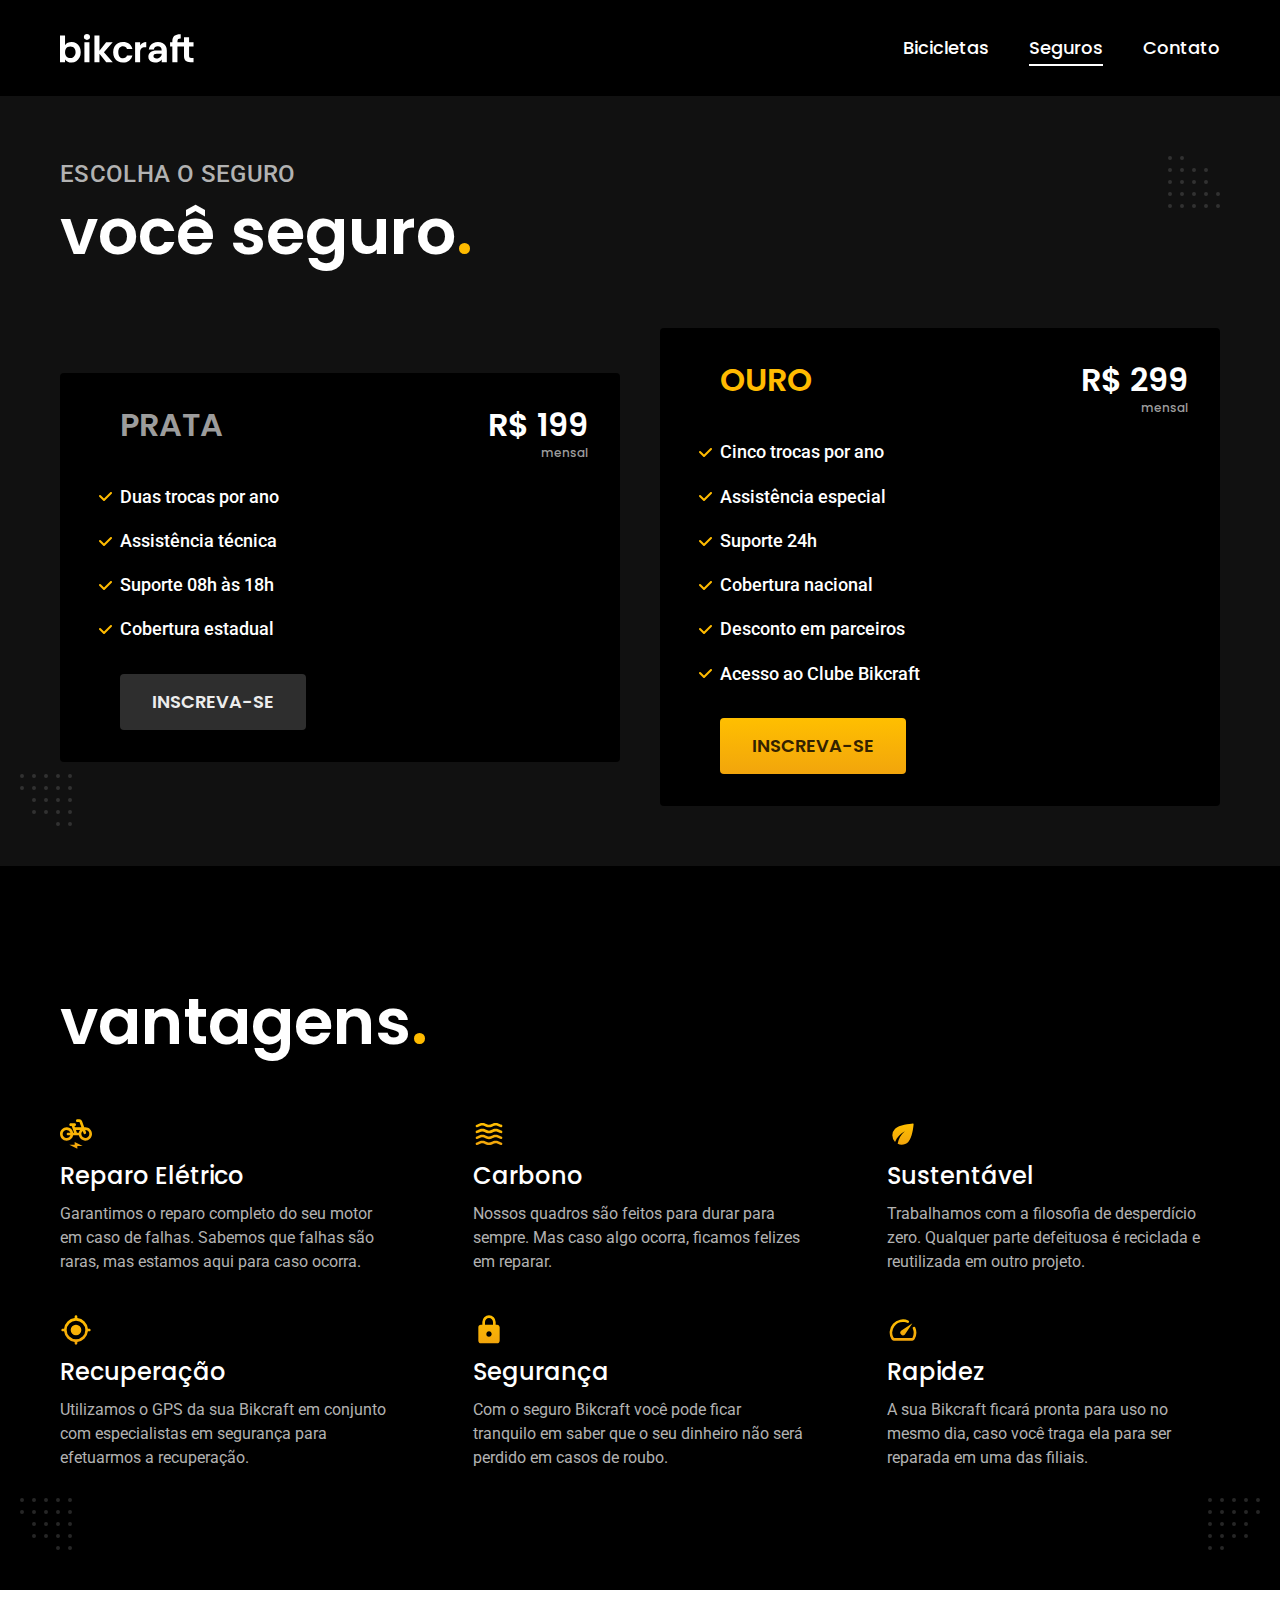
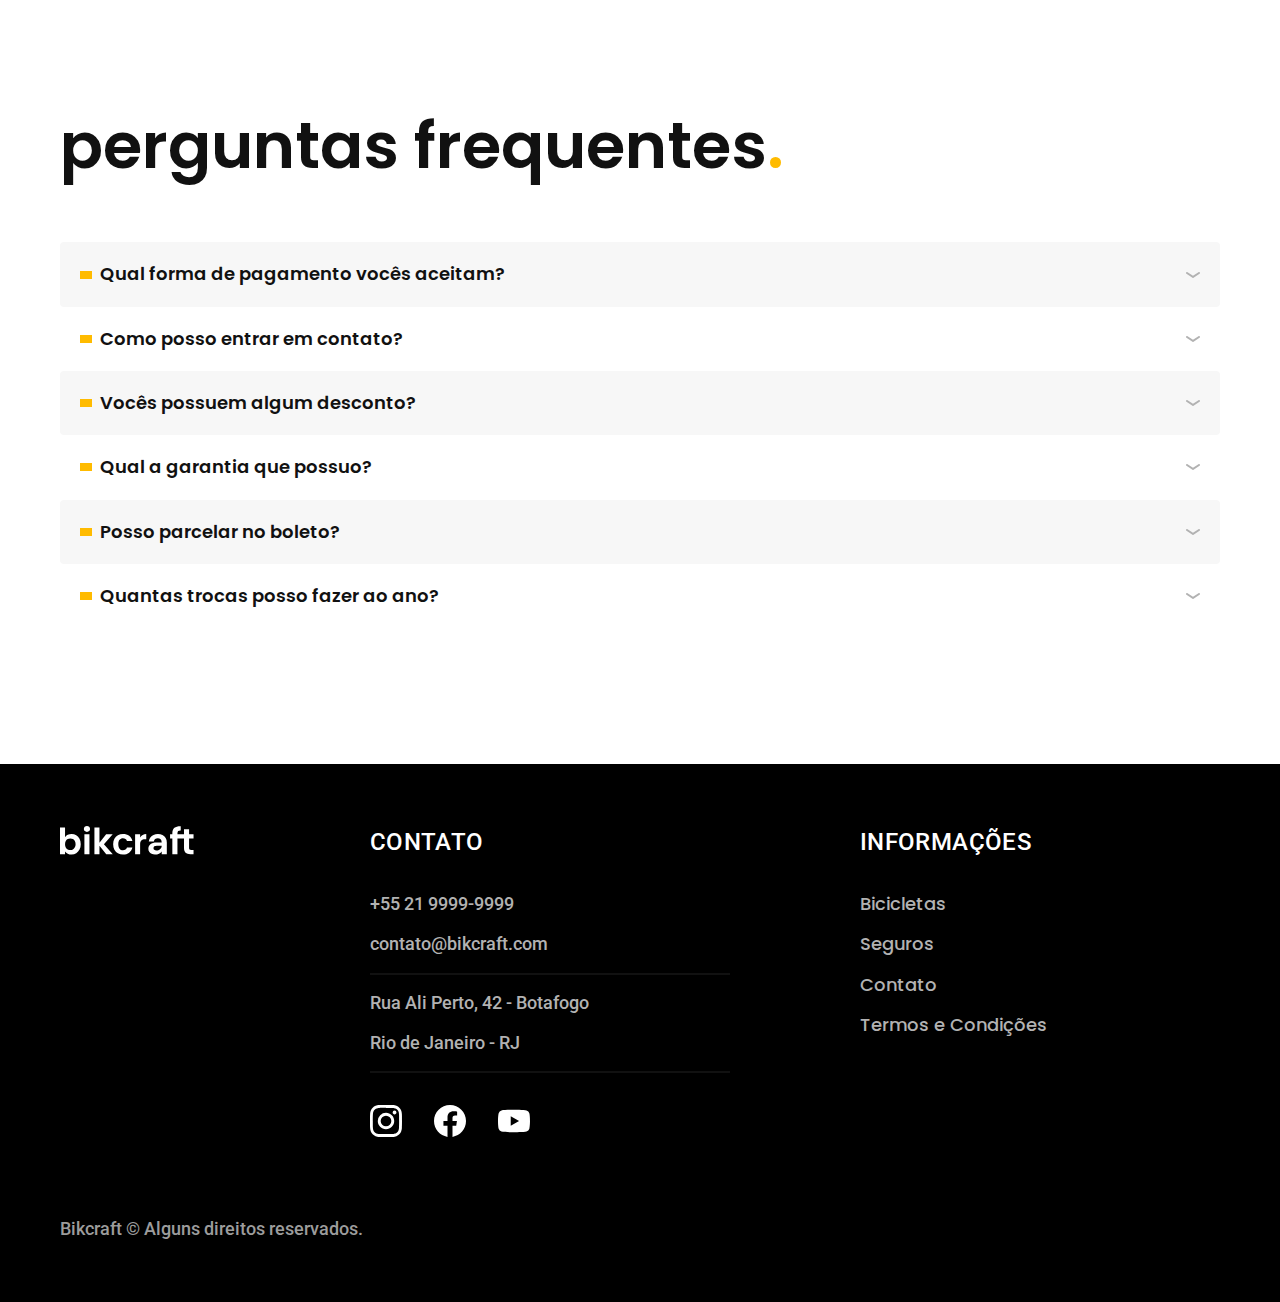
<file: seguros.html>
<!DOCTYPE html>
<html lang="pt-br">

<head>
  <meta charset="UTF-8">
  <meta name="viewport" content="width=device-width, initial-scale=1.0">
  <title>Seguros | Bikcraft</title>
  <meta name="description" content="Bicicletas elétricas de alta precisão e qualidade,  feitas sob medida para o cliente. Explore o mundo na sua velocidade com a Bikcraft.">

  <link rel="icon" href="./favicon.svg" type="image/svg+xml">

  <link href="./css/style.min.css" rel="preload" as="style">
  <link href="./css/style.min.css" rel="stylesheet">

  <link rel="preconnect" href="https://fonts.googleapis.com">
  <link rel="preconnect" href="https://fonts.gstatic.com" crossorigin>
  <link href="https://fonts.googleapis.com/css2?family=Merriweather:ital,wght@1,900&family=Poppins:wght@500;600&family=Roboto:wght@400;500&display=swap" rel="stylesheet">
</head>

<body id="seguros">
  <header class="header-bg">
    <div class="header container">
      <a href="./">
        <img src="./img/bikcraft.svg" alt="Bikcraft" width="136" height="32">
      </a>
      <nav aria-label="primaria">
        <ul class="header-menu font-1-m cor-0">
          <li><a href="./bicicletas.html">Bicicletas</a></li>
          <li><a href="./seguros.html">Seguros</a></li>
          <li><a href="./contato.html">Contato</a></li>
        </ul>
      </nav>
    </div>
  </header>

  <main class="seguros-bg">
    <div class="titulo">
      <div class="container">
        <p class="font-2-l-b cor-5">Escolha o seguro</p>
        <h1 class="font-1-xxl cor-0">você seguro<span class="cor-p1">.</span></h1>
      </div>
    </div>

    <div class="seguros container">
      <div class="seguros-item">
        <h3 class="font-1-xl cor-6">PRATA</h3>
        <span class="font-1-xl cor-0">R$ 199 <span class="font-1-xs cor-6">mensal</span></span>
        <ul class="font-2-m cor-0">
          <li>Duas trocas por ano</li>
          <li>Assistência técnica</li>
          <li>Suporte 08h às 18h</li>
          <li>Cobertura estadual</li>
        </ul>
        <a class="botao secundario" href="./orcamento.html?tipo=seguro&produto=prata">Inscreva-se</a>
      </div>
      <div class="seguros-item">
        <h3 class="font-1-xl cor-p1">OURO</h3>
        <span class="font-1-xl cor-0">R$ 299 <span class="font-1-xs cor-6">mensal</span></span>
        <ul class="font-2-m cor-0">
          <li>Cinco trocas por ano</li>
          <li>Assistência especial</li>
          <li>Suporte 24h</li>
          <li>Cobertura nacional</li>
          <li>Desconto em parceiros</li>
          <li>Acesso ao Clube Bikcraft</li>
        </ul>
        <a class="botao" href="./orcamento.html?tipo=seguro&produto=ouro">Inscreva-se</a>
      </div>
    </div>
  </main>

  <article class="vantagens-bg">
    <div class="vantagens container">
      <h2 class="font-1-xxl cor-0">vantagens<span class="cor-p1">.</span></h2>
      <ul>
        <li>
          <img src="./img/icones/eletrica.svg" alt="">
          <h3 class="font-1-l cor-0">Reparo Elétrico</h3>
          <p class="font-2-s cor-5">Garantimos o reparo completo do seu motor em caso de falhas. Sabemos que falhas são raras, mas estamos aqui para caso ocorra.</p>
        </li>
        <li>
          <img src="./img/icones/carbono.svg" alt="">
          <h3 class="font-1-l cor-0">Carbono</h3>
          <p class="font-2-s cor-5">Nossos quadros são feitos para durar para sempre. Mas caso algo ocorra, ficamos felizes em reparar.</p>
        </li>
        <li>
          <img src="./img/icones/sustentavel.svg" alt="">
          <h3 class="font-1-l cor-0">Sustentável</h3>
          <p class="font-2-s cor-5">Trabalhamos com a filosofia de desperdício zero. Qualquer parte defeituosa é reciclada e reutilizada em outro projeto.</p>
        </li>
        <li>
          <img src="./img/icones/rastreador.svg" alt="">
          <h3 class="font-1-l cor-0">Recuperação</h3>
          <p class="font-2-s cor-5">Utilizamos o GPS da sua Bikcraft em conjunto com especialistas em segurança para efetuarmos a recuperação.</p>
        </li>
        <li>
          <img src="./img/icones/seguro.svg" alt="">
          <h3 class="font-1-l cor-0">Segurança</h3>
          <p class="font-2-s cor-5">Com o seguro Bikcraft você pode ficar tranquilo em saber que o seu dinheiro não será perdido em casos de roubo.</p>
        </li>
        <li>
          <img src="./img/icones/velocidade.svg" alt="">
          <h3 class="font-1-l cor-0">Rapidez</h3>
          <p class="font-2-s cor-5">A sua Bikcraft ficará pronta para uso no mesmo dia, caso você traga ela para ser reparada em uma das filiais.</p>
        </li>
      </ul>
    </div>
  </article>

  <article class="perguntas container">
    <h2 class="font-1-xxl">perguntas frequentes<span class="cor-p1">.</span></h2>
    <dl>
      <div>
        <dt class="font-1-m-b">Qual forma de pagamento vocês aceitam?</dt>
        <dd class="font-2-s cor-9">Aceitamos pagamentos parcelados em todos os cartões de crédito. Para pagamentos à vista também aceitarmos PIX e Boleto através do PagSeguro.</dd>
      </div>
      <div>
        <dt class="font-1-m-b">Como posso entrar em contato?</dt>
        <dd class="font-2-s cor-9">Aceitamos pagamentos parcelados em todos os cartões de crédito. Para pagamentos à vista também aceitarmos PIX e Boleto através do PagSeguro.</dd>
      </div>
      <div>
        <dt class="font-1-m-b">Vocês possuem algum desconto?</dt>
        <dd class="font-2-s cor-9">Aceitamos pagamentos parcelados em todos os cartões de crédito. Para pagamentos à vista também aceitarmos PIX e Boleto através do PagSeguro.</dd>
      </div>
      <div>
        <dt class="font-1-m-b">Qual a garantia que possuo?</dt>
        <dd class="font-2-s cor-9">Aceitamos pagamentos parcelados em todos os cartões de crédito. Para pagamentos à vista também aceitarmos PIX e Boleto através do PagSeguro.</dd>
      </div>
      <div>
        <dt class="font-1-m-b">Posso parcelar no boleto?</dt>
        <dd class="font-2-s cor-9">Aceitamos pagamentos parcelados em todos os cartões de crédito. Para pagamentos à vista também aceitarmos PIX e Boleto através do PagSeguro.</dd>
      </div>
      <div>
        <dt class="font-1-m-b">Quantas trocas posso fazer ao ano?</dt>
        <dd class="font-2-s cor-9">Aceitamos pagamentos parcelados em todos os cartões de crédito. Para pagamentos à vista também aceitarmos PIX e Boleto através do PagSeguro.</dd>
      </div>
    </dl>
  </article>

  <footer class="footer-bg">
    <div class="footer container">
      <img src="./img/bikcraft.svg" alt="Bikcraft">
      <div class="footer-contato">
        <h3 class="font-2-l-b cor-0">Contato</h3>
        <ul class="font-2-m cor-5">
          <li>+55 21 9999-9999</li>
          <li>contato@bikcraft.com</li>
          <li>Rua Ali Perto, 42 - Botafogo</li>
          <li>Rio de Janeiro - RJ</li>
        </ul>
        <div class="footer-redes">
          <a href="./"><img src="./img/redes/instagram.svg" alt="Instagram"></a>
          <a href="./"><img src="./img/redes/facebook.svg" alt="Facebook"></a>
          <a href="./"><img src="./img/redes/youtube.svg" alt="Youtube"></a>
        </div>
      </div>
      <div class="footer-informacoes">
        <h3 class="font-2-l-b cor-0">Informações</h3>
        <nav>
          <ul class="font-1-m cor-5">
            <li><a href="./bicicletas.html">Bicicletas</a></li>
            <li><a href="./seguros.html">Seguros</a></li>
            <li><a href="./contato.html">Contato</a></li>
            <li><a href="./termos.html">Termos e Condições</a></li>
          </ul>
        </nav>
      </div>
      <p class="font-2-m cor-6 footer-copy">Bikcraft © Alguns direitos reservados.</p>
    </div>
  </footer>

  <script src="./js/script.js"></script>
</body>

</html>
</file>
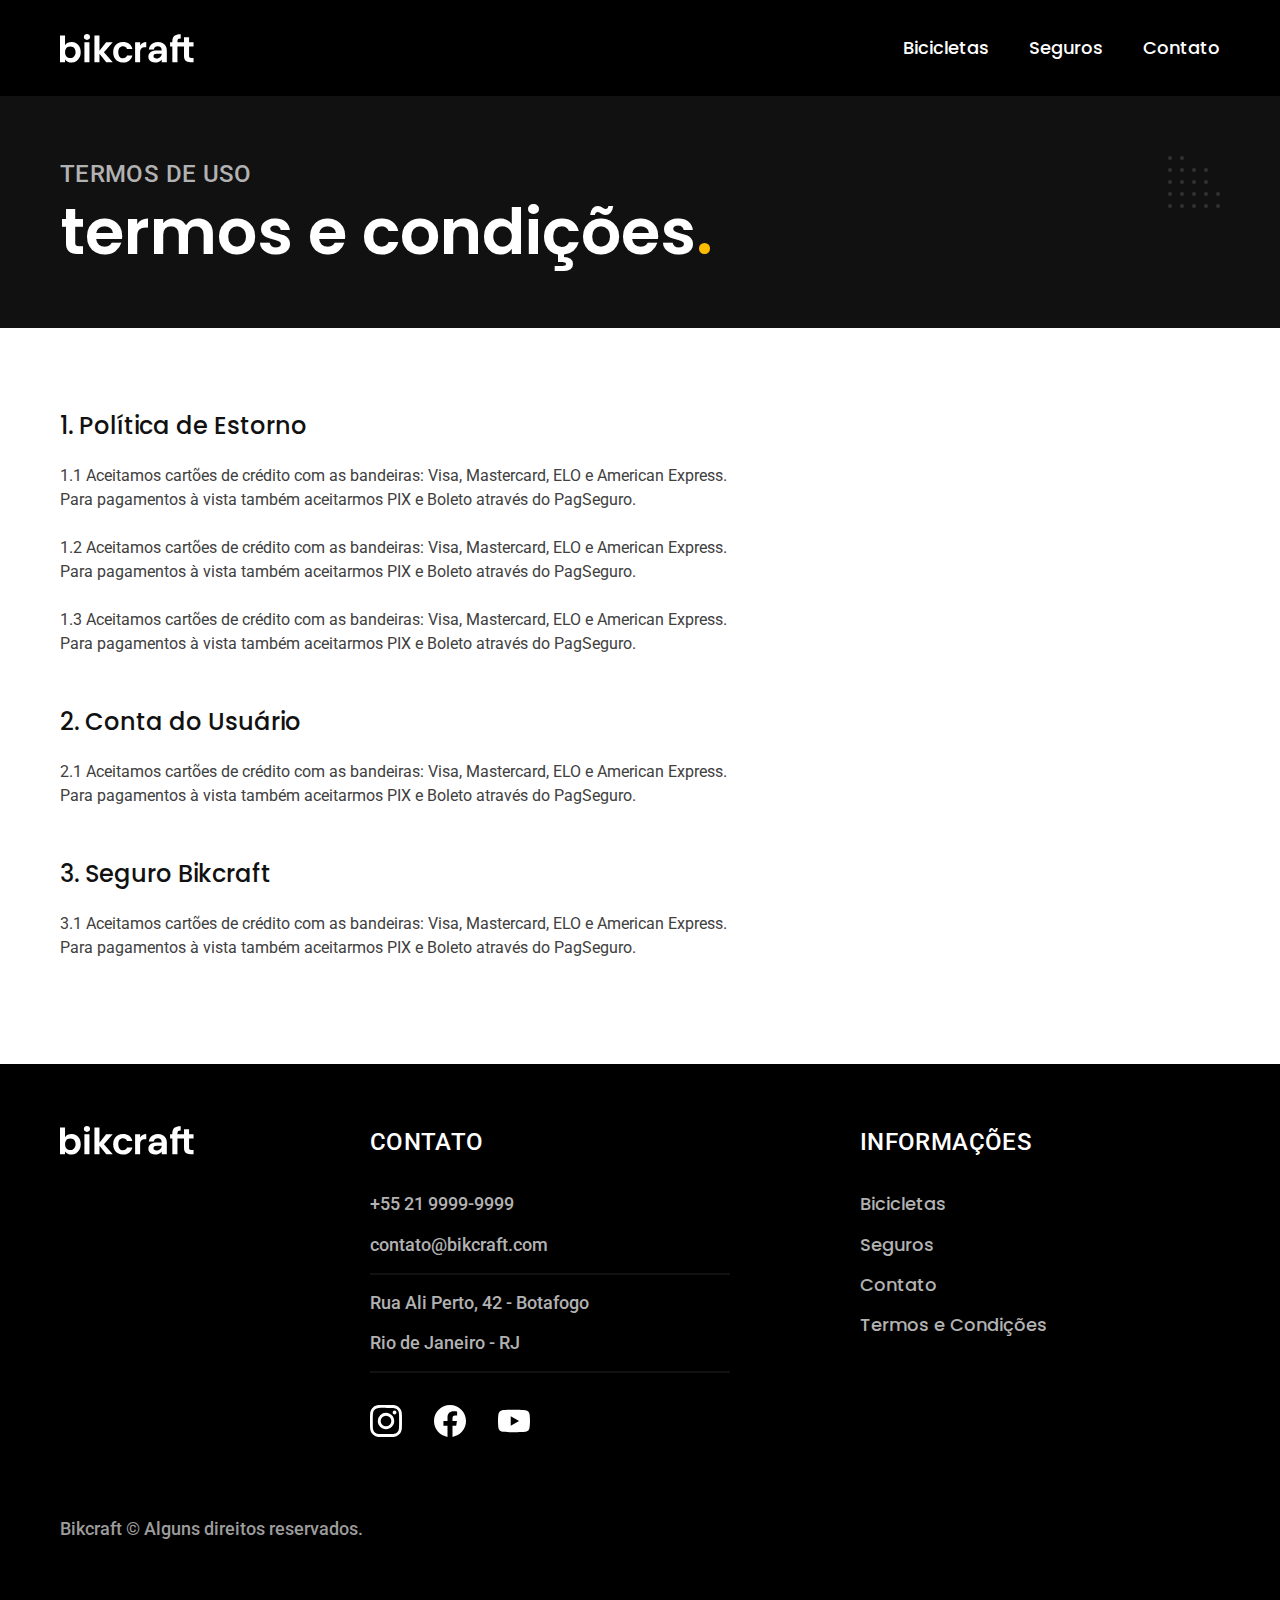
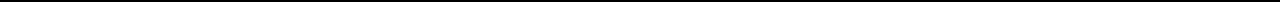
<file: termos.html>
<!DOCTYPE html>
<html lang="pt-br">

<head>
  <meta charset="UTF-8">
  <meta name="viewport" content="width=device-width, initial-scale=1.0">
  <title>Termos e Condições | Bikcraft</title>
  <meta name="description" content="Bicicletas elétricas de alta precisão e qualidade,  feitas sob medida para o cliente. Explore o mundo na sua velocidade com a Bikcraft.">

  <link rel="icon" href="./favicon.svg" type="image/svg+xml">

  <link href="./css/style.min.css" rel="preload" as="style">
  <link href="./css/style.min.css" rel="stylesheet">

  <link rel="preconnect" href="https://fonts.googleapis.com">
  <link rel="preconnect" href="https://fonts.gstatic.com" crossorigin>
  <link href="https://fonts.googleapis.com/css2?family=Merriweather:ital,wght@1,900&family=Poppins:wght@500;600&family=Roboto:wght@400;500&display=swap" rel="stylesheet">
</head>

<body id="termos">
  <header class="header-bg">
    <div class="header container">
      <a href="./">
        <img src="./img/bikcraft.svg" alt="Bikcraft" width="136" height="32">
      </a>
      <nav aria-label="primaria">
        <ul class="header-menu font-1-m cor-0">
          <li><a href="./bicicletas.html">Bicicletas</a></li>
          <li><a href="./seguros.html">Seguros</a></li>
          <li><a href="./contato.html">Contato</a></li>
        </ul>
      </nav>
    </div>
  </header>

  <main>
    <div class="titulo">
      <div class="container">
        <p class="font-2-l-b cor-5">Termos de uso</p>
        <h1 class="font-1-xxl cor-0">termos e condições<span class="cor-p1">.</span></h1>
      </div>
    </div>

    <div class="termos font-2-s cor-10 container">
      <h2 class="font-1-l cor-11">1. Política de Estorno</h2>
      <p>1.1 Aceitamos cartões de crédito com as bandeiras: Visa, Mastercard, ELO e American Express. Para pagamentos à vista também aceitarmos PIX e Boleto através do PagSeguro.</p>
      <p>1.2 Aceitamos cartões de crédito com as bandeiras: Visa, Mastercard, ELO e American Express. Para pagamentos à vista também aceitarmos PIX e Boleto através do PagSeguro.</p>
      <p>1.3 Aceitamos cartões de crédito com as bandeiras: Visa, Mastercard, ELO e American Express. Para pagamentos à vista também aceitarmos PIX e Boleto através do PagSeguro.</p>
      <h2 class="font-1-l cor-11">2. Conta do Usuário</h2>
      <p>2.1 Aceitamos cartões de crédito com as bandeiras: Visa, Mastercard, ELO e American Express. Para pagamentos à vista também aceitarmos PIX e Boleto através do PagSeguro.</p>
      <h2 class="font-1-l cor-11">3. Seguro Bikcraft</h2>
      <p>3.1 Aceitamos cartões de crédito com as bandeiras: Visa, Mastercard, ELO e American Express. Para pagamentos à vista também aceitarmos PIX e Boleto através do PagSeguro.</p>
    </div>
  </main>

  <footer class="footer-bg">
    <div class="footer container">
      <img src="./img/bikcraft.svg" alt="Bikcraft">
      <div class="footer-contato">
        <h3 class="font-2-l-b cor-0">Contato</h3>
        <ul class="font-2-m cor-5">
          <li>+55 21 9999-9999</li>
          <li>contato@bikcraft.com</li>
          <li>Rua Ali Perto, 42 - Botafogo</li>
          <li>Rio de Janeiro - RJ</li>
        </ul>
        <div class="footer-redes">
          <a href="./"><img src="./img/redes/instagram.svg" alt="Instagram"></a>
          <a href="./"><img src="./img/redes/facebook.svg" alt="Facebook"></a>
          <a href="./"><img src="./img/redes/youtube.svg" alt="Youtube"></a>
        </div>
      </div>
      <div class="footer-informacoes">
        <h3 class="font-2-l-b cor-0">Informações</h3>
        <nav>
          <ul class="font-1-m cor-5">
            <li><a href="./bicicletas.html">Bicicletas</a></li>
            <li><a href="./seguros.html">Seguros</a></li>
            <li><a href="./contato.html">Contato</a></li>
            <li><a href="./termos.html">Termos e Condições</a></li>
          </ul>
        </nav>
      </div>
      <p class="font-2-m cor-6 footer-copy">Bikcraft © Alguns direitos reservados.</p>
    </div>
  </footer>

  <script src="./js/script.js"></script>
</body>

</html>
</file>
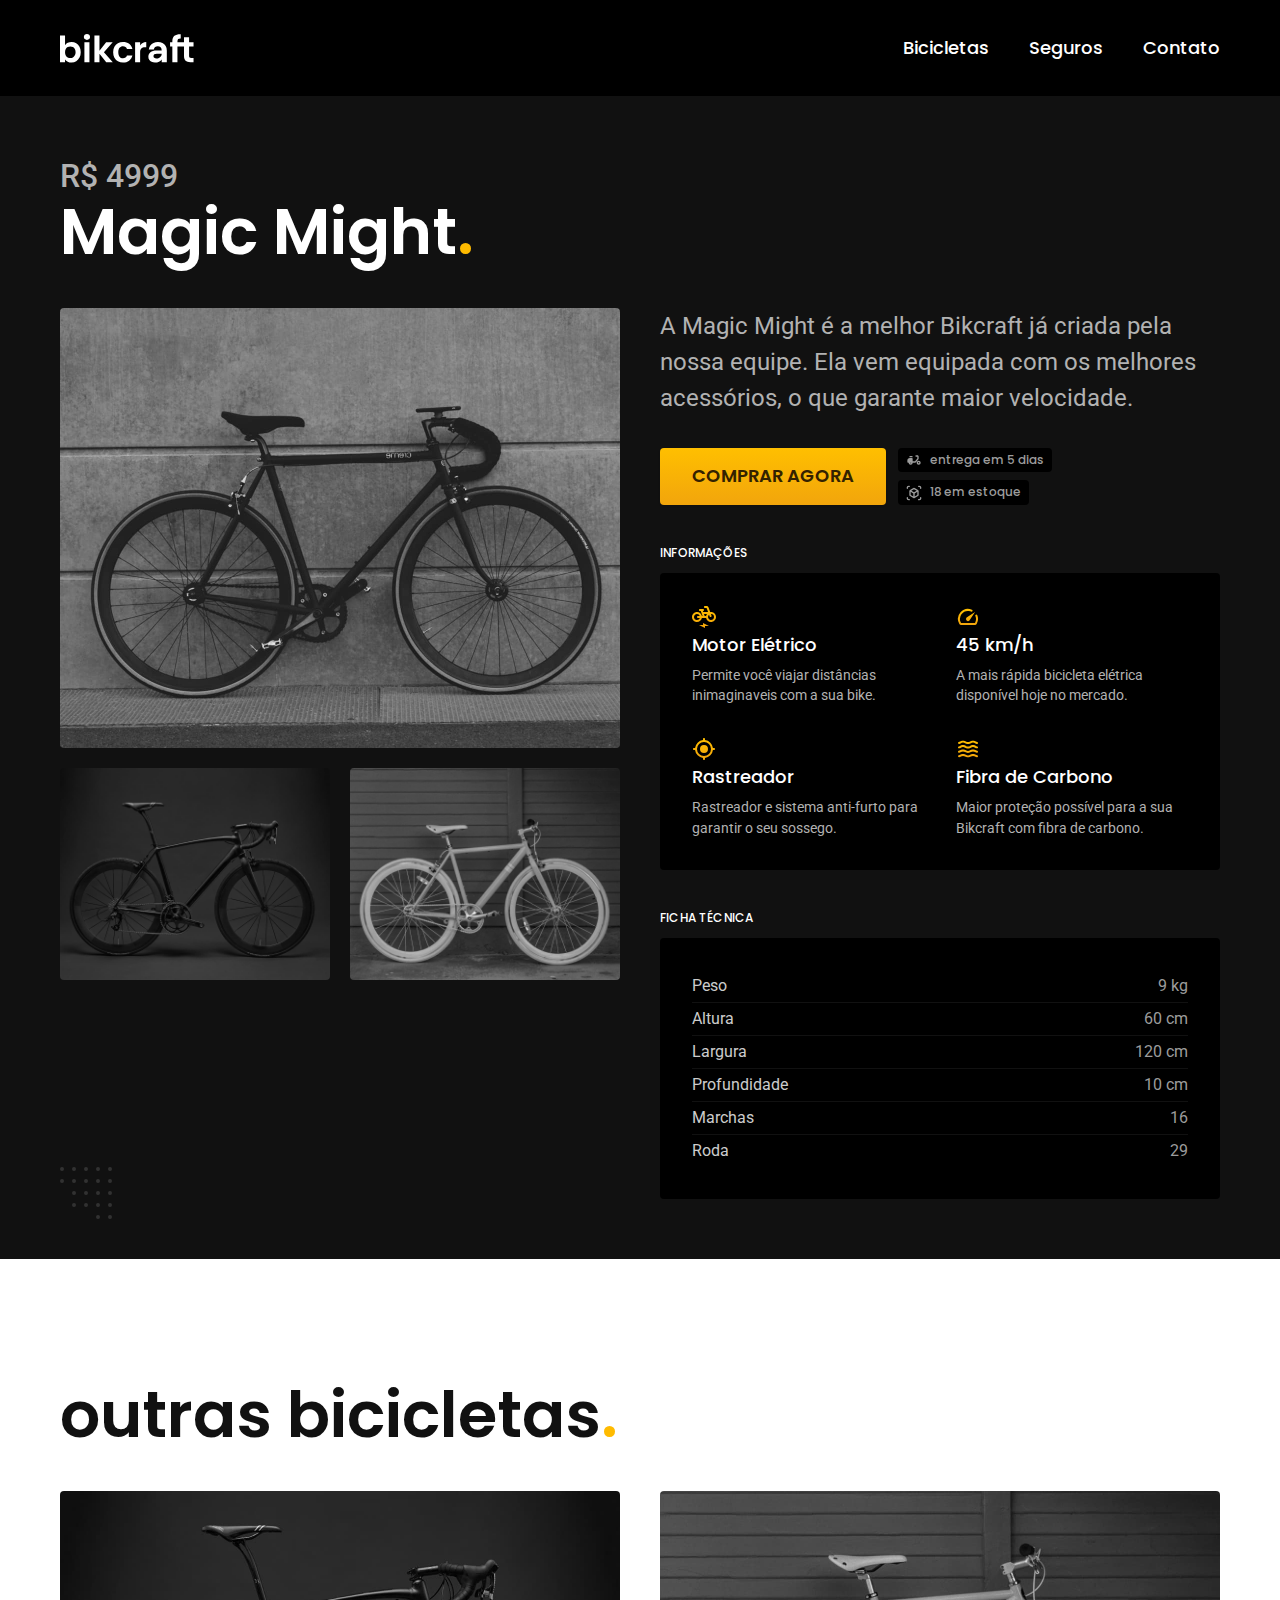
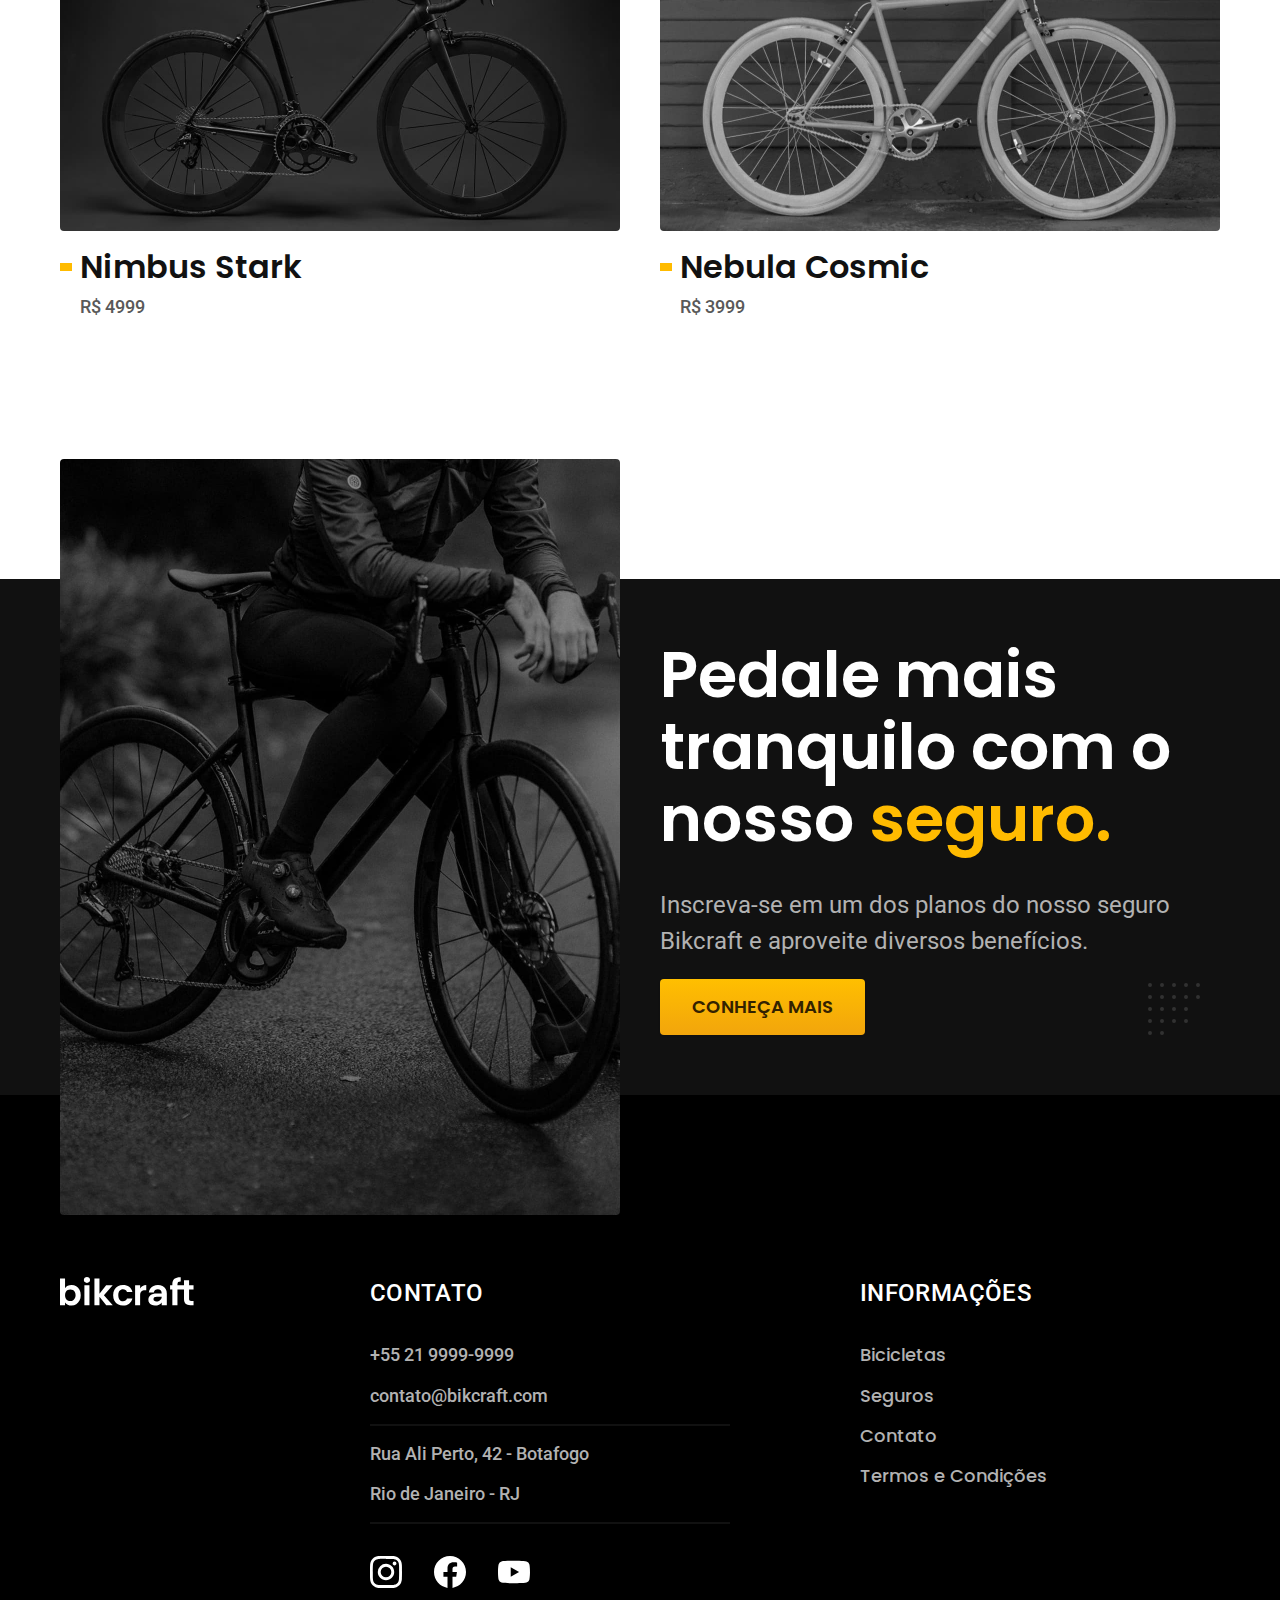
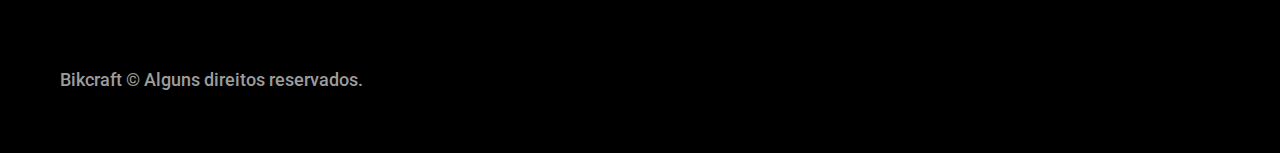
<file: bicicletas/magic.html>
<!DOCTYPE html>
<html lang="pt-br">

<head>
  <meta charset="UTF-8">
  <meta name="viewport" content="width=device-width, initial-scale=1.0">
  <title>Magic | Bikcraft</title>
  <meta name="description" content="Bicicletas elétricas de alta precisão e qualidade, feitas sob medida para o cliente. Explore o mundo na sua velocidade com a Bikcraft.">

  <link rel="icon" href="./favicon.svg" type="image/svg+xml">

  <link href="../css/style.min.css" rel="preload" as="style">
  <link href="../css/style.min.css" rel="stylesheet">

  <link rel="preconnect" href="https://fonts.googleapis.com">
  <link rel="preconnect" href="https://fonts.gstatic.com" crossorigin>
  <link href="https://fonts.googleapis.com/css2?family=Merriweather:ital,wght@1,900&family=Poppins:wght@500;600&family=Roboto:wght@400;500&display=swap" rel="stylesheet">
</head>

<body id="bicicleta">
  <header class="header-bg">
    <div class="header container">
      <a href="../">
        <img src="../img/bikcraft.svg" alt="Bikcraft" width="136" height="32">
      </a>
      <nav aria-label="primaria">
        <ul class="header-menu font-1-m cor-0">
          <li><a href="../bicicletas.html">Bicicletas</a></li>
          <li><a href="../seguros.html">Seguros</a></li>
          <li><a href="../contato.html">Contato</a></li>
        </ul>
      </nav>
    </div>
  </header>

  <main class="bicicleta-bg">
    <div class="bicicleta container">
      <div class="bicicleta-titulo">
        <span class="font-2-xl cor-5">R$ 4999</span>
        <h1 class="font-1-xxl cor-0">Magic Might<span class="cor-p1">.</span></h1>
      </div>
      <div class="bicicleta-imagens">
        <img src="../img/bicicleta/nimbus2.jpg" alt="Bicicleta preta" width="560" height="440">
        <img src="../img/bicicleta/nimbus1.jpg" alt="Bicicleta preta" width="560" height="440">
        <img src="../img/bicicleta/nimbus3.jpg" alt="Bicicleta branca" width="560" height="440">
      </div>
      <div class="bicicleta-conteudo">
        <p class="font-2-l cor-5">A Magic Might é a melhor Bikcraft já criada pela nossa equipe. Ela vem equipada com os melhores acessórios, o que garante maior velocidade.</p>
        <div class="bicicleta-comprar">
          <a class="botao" href="../orcamento.html?tipo=bikcraft&produto=magic">Comprar Agora</a>
          <span class="font-1-xs cor-6"><img src="../img/icones/entrega.svg" alt=""> entrega em 5 dias</span>
          <span class="font-1-xs cor-6"><img src="../img/icones/estoque.svg" alt=""> 18 em estoque</span>
        </div>
        <h2 class="font-1-xs cor-0">Informações</h2>
        <ul class="bicicleta-informacoes">
          <li>
            <img src="../img/icones/eletrica.svg" alt="">
            <h3 class="font-1-m cor-0">Motor Elétrico</h3>
            <p class="font-2-xs cor-5">Permite você viajar distâncias inimaginaveis com a sua bike.</p>
          </li>
          <li>
            <img src="../img/icones/velocidade.svg" alt="">
            <h3 class="font-1-m cor-0">45 km/h</h3>
            <p class="font-2-xs cor-5">A mais rápida bicicleta elétrica disponível hoje no mercado.</p>
          </li>
          <li>
            <img src="../img/icones/rastreador.svg" alt="">
            <h3 class="font-1-m cor-0">Rastreador</h3>
            <p class="font-2-xs cor-5">Rastreador e sistema anti-furto para garantir o seu sossego.</p>
          </li>
          <li>
            <img src="../img/icones/carbono.svg" alt="">
            <h3 class="font-1-m cor-0">Fibra de Carbono</h3>
            <p class="font-2-xs cor-5">Maior proteção possível para a sua Bikcraft com fibra de carbono.</p>
          </li>
        </ul>
        <h2 class="font-1-xs cor-0">Ficha Técnica</h2>
        <ul class="bicicleta-ficha font-2-s cor-4">
          <li>Peso <span>9 kg</span></li>
          <li>Altura <span>60 cm</span></li>
          <li>Largura <span>120 cm</span></li>
          <li>Profundidade <span>10 cm</span></li>
          <li>Marchas <span>16</span></li>
          <li>Roda <span>29</span></li>
        </ul>
      </div>
    </div>
  </main>

  <article class="bicicletas-lista container">
    <h2 class="font-1-xxl">outras bicicletas<span class="cor-p1">.</span></h2>
    <ul>
      <li>
        <a href="./nimbus.html">
          <img src="../img/bicicletas/nimbus.jpg" alt="Bicicleta preta">
          <h3 class="font-1-xl">Nimbus Stark</h3>
          <span class="font-2-m cor-8">R$ 4999</span>
        </a>
      </li>
      <li>
        <a href="./nebula.html">
          <img src="../img/bicicletas/nebula.jpg" alt="Bicicleta branca">
          <h3 class="font-1-xl">Nebula Cosmic</h3>
          <span class="font-2-m cor-8">R$ 3999</span>
        </a>
      </li>
    </ul>
  </article>

  <article class="seguro-bg">
    <div class="seguro container">
      <div class="seguro-imagem">
        <img src="../img/fotos/seguros.jpg" alt="Pessoa parada em cima de uma bicicleta">
      </div>
      <div class="seguro-conteudo">
        <h2 class="font-1-xxl cor-0">Pedale mais tranquilo com o nosso <span class="cor-p1">seguro.</span></h2>
        <p class="font-2-l cor-5">Inscreva-se em um dos planos do nosso seguro Bikcraft e aproveite diversos benefícios.</p>
        <a class="botao" href="../seguros.html">Conheça Mais</a>
      </div>
    </div>
  </article>

  <footer class="footer-bg">
    <div class="footer container">
      <img src="../img/bikcraft.svg" alt="Bikcraft">
      <div class="footer-contato">
        <h3 class="font-2-l-b cor-0">Contato</h3>
        <ul class="font-2-m cor-5">
          <li>+55 21 9999-9999</li>
          <li>contato@bikcraft.com</li>
          <li>Rua Ali Perto, 42 - Botafogo</li>
          <li>Rio de Janeiro - RJ</li>
        </ul>
        <div class="footer-redes">
          <a href="./"><img src="../img/redes/instagram.svg" alt="Instagram"></a>
          <a href="./"><img src="../img/redes/facebook.svg" alt="Facebook"></a>
          <a href="./"><img src="../img/redes/youtube.svg" alt="Youtube"></a>
        </div>
      </div>
      <div class="footer-informacoes">
        <h3 class="font-2-l-b cor-0">Informações</h3>
        <nav>
          <ul class="font-1-m cor-5">
            <li><a href="../bicicletas.html">Bicicletas</a></li>
            <li><a href="../seguros.html">Seguros</a></li>
            <li><a href="../contato.html">Contato</a></li>
            <li><a href="../termos.html">Termos e Condições</a></li>
          </ul>
        </nav>
      </div>
      <p class="font-2-m cor-6 footer-copy">Bikcraft © Alguns direitos reservados.</p>
    </div>
  </footer>

  <script src="../js/script.js"></script>
</body>

</html>
</file>
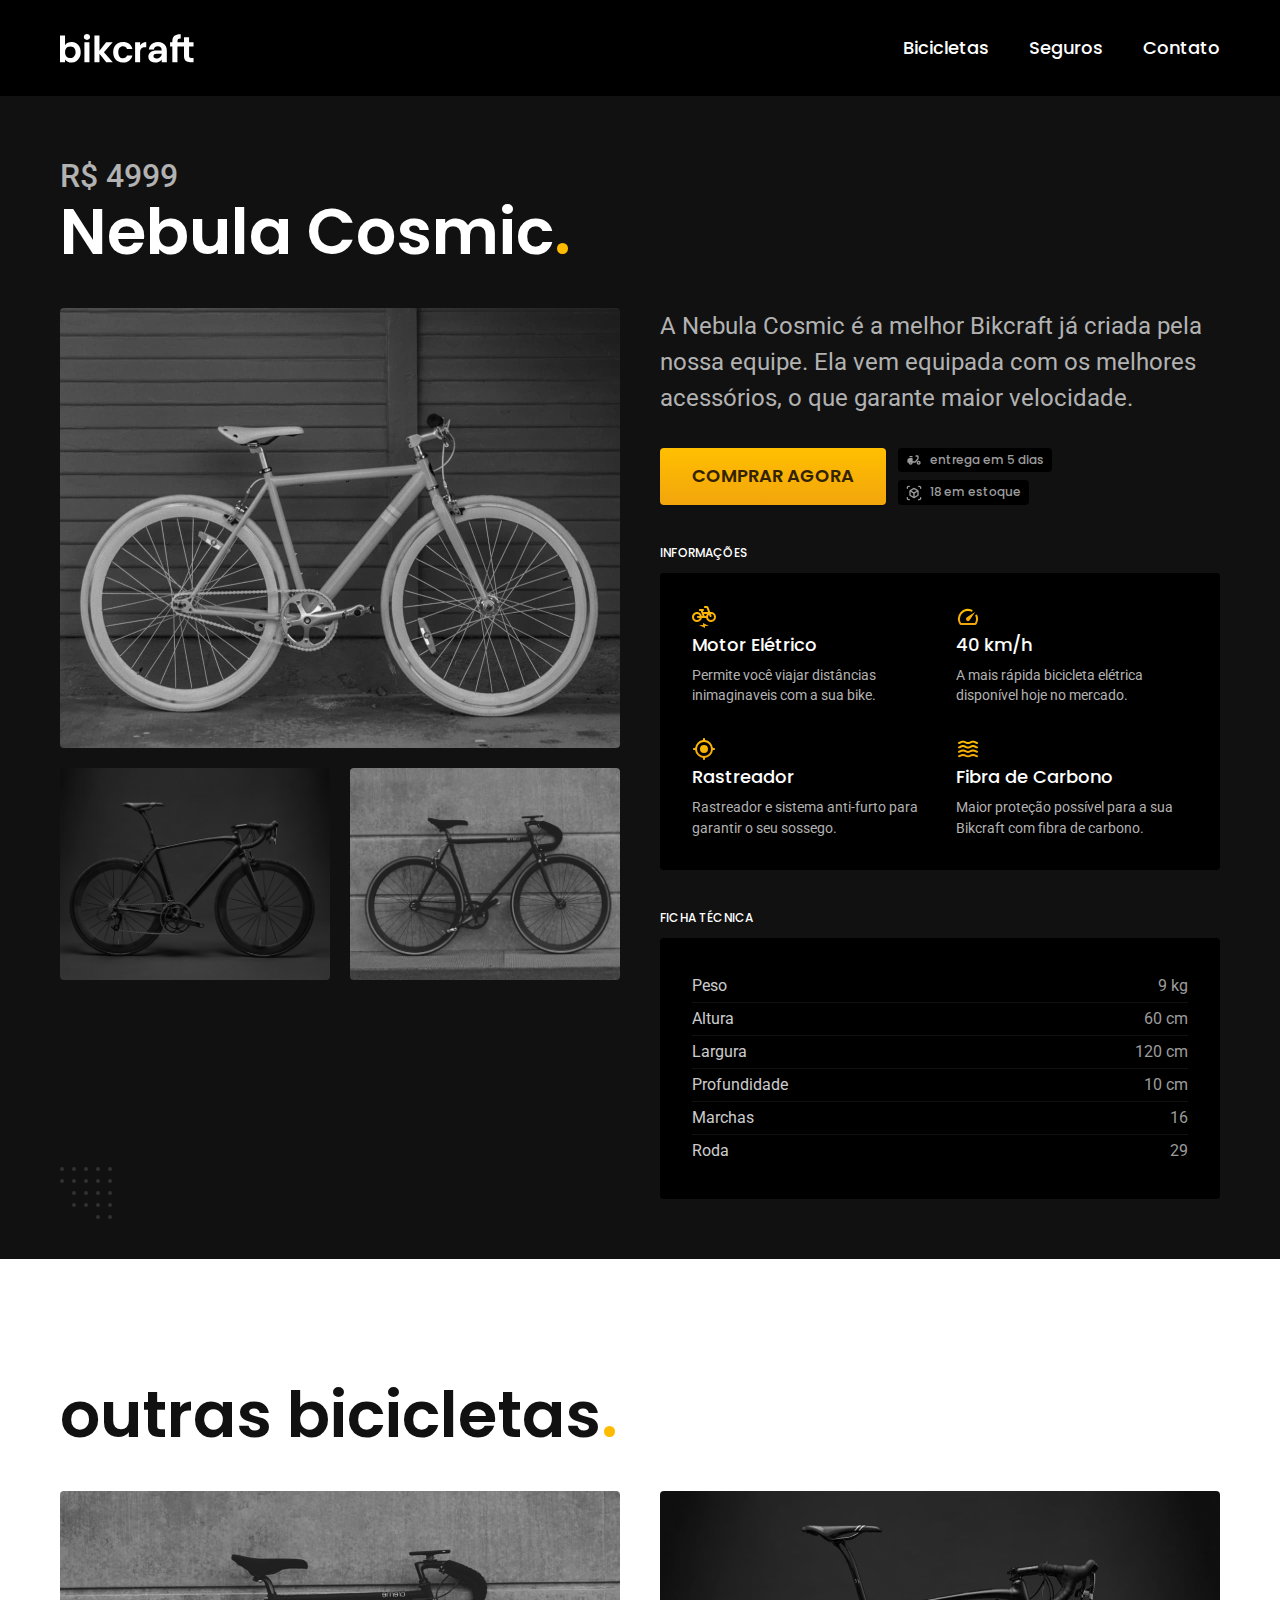
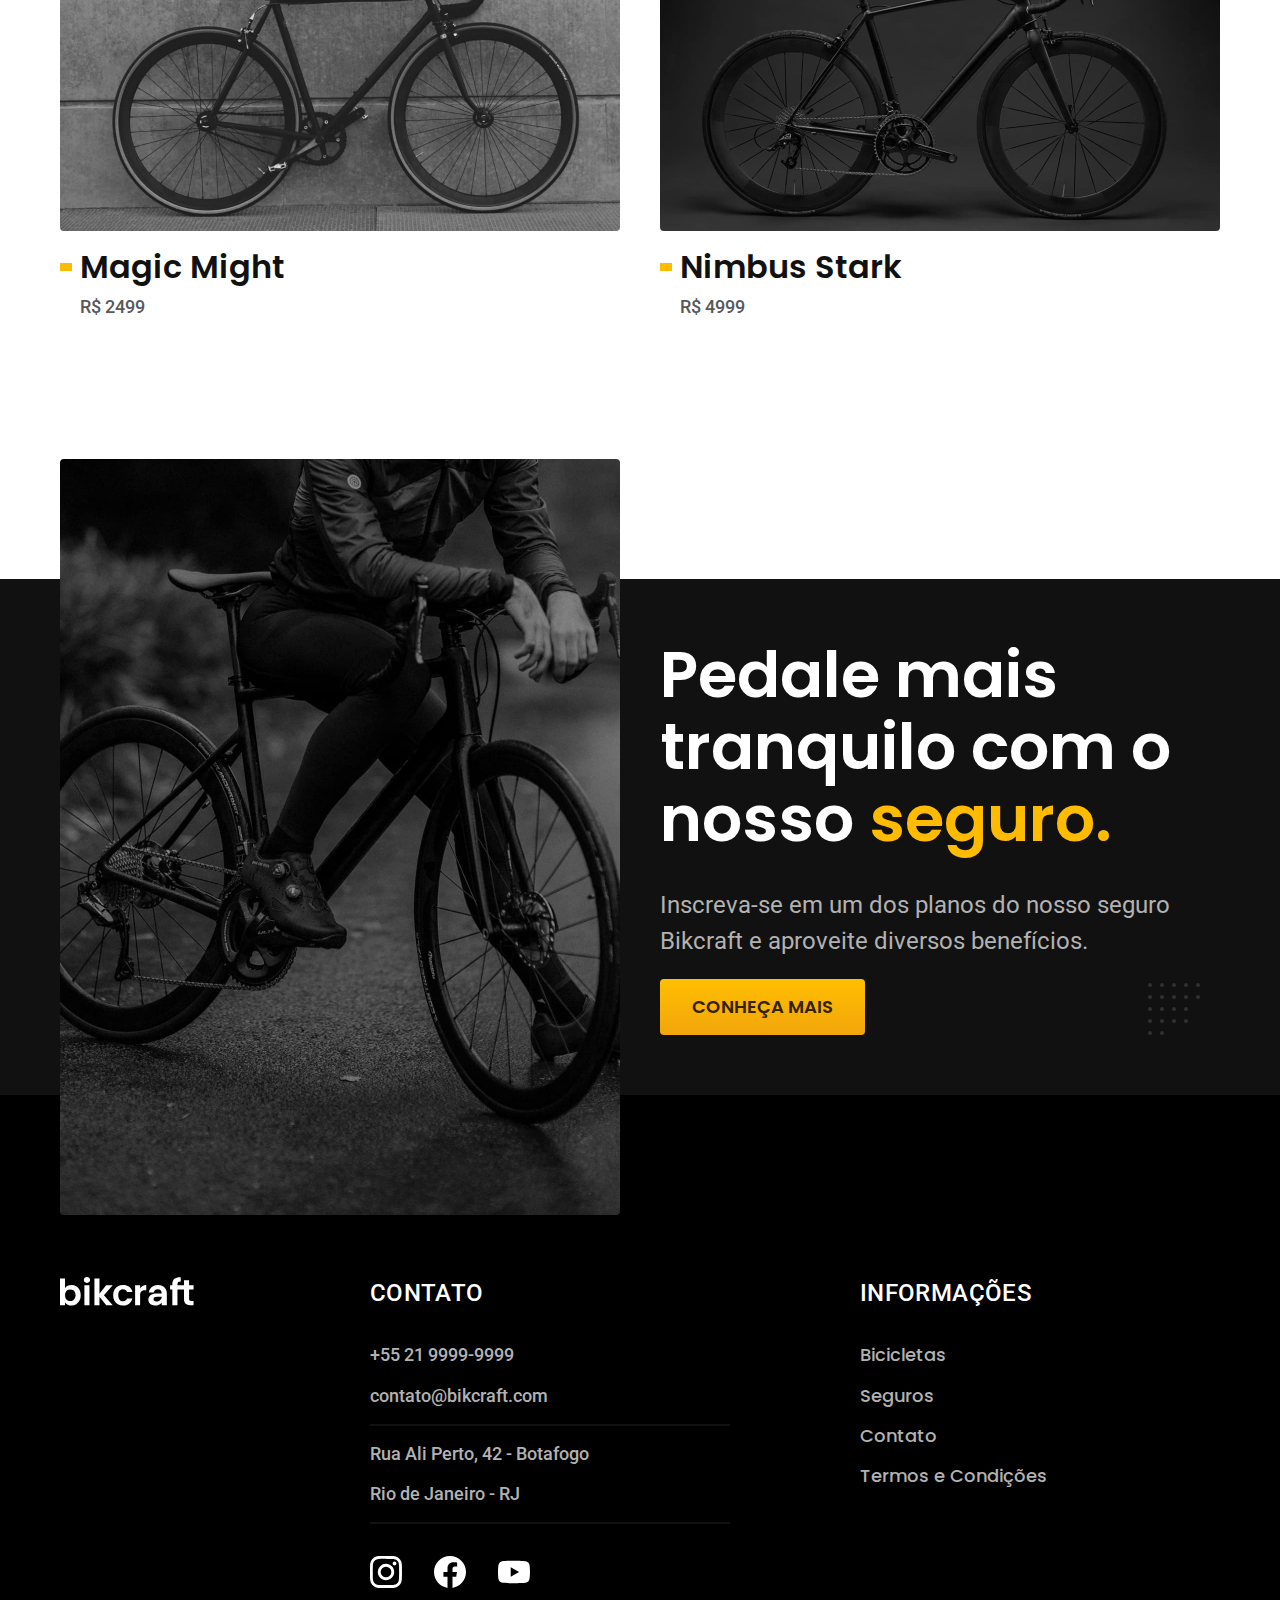
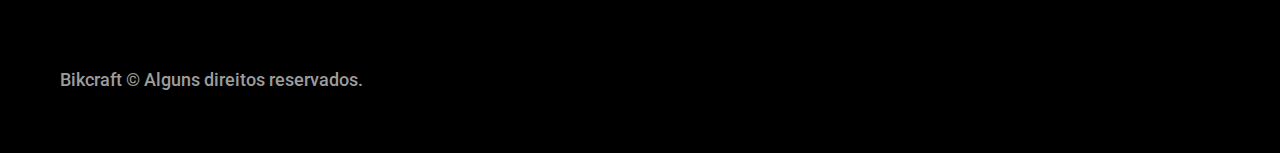
<file: bicicletas/nebula.html>
<!DOCTYPE html>
<html lang="pt-br">

<head>
  <meta charset="UTF-8">
  <meta name="viewport" content="width=device-width, initial-scale=1.0">
  <title>Nebula | Bikcraft</title>
  <meta name="description" content="Bicicletas elétricas de alta precisão e qualidade,  feitas sob medida para o cliente. Explore o mundo na sua velocidade com a Bikcraft.">

  <link rel="icon" href="./favicon.svg" type="image/svg+xml">

  <link href="../css/style.min.css" rel="preload" as="style">
  <link href="../css/style.min.css" rel="stylesheet">

  <link rel="preconnect" href="https://fonts.googleapis.com">
  <link rel="preconnect" href="https://fonts.gstatic.com" crossorigin>
  <link href="https://fonts.googleapis.com/css2?family=Merriweather:ital,wght@1,900&family=Poppins:wght@500;600&family=Roboto:wght@400;500&display=swap" rel="stylesheet">
</head>

<body id="bicicleta">
  <header class="header-bg">
    <div class="header container">
      <a href="../">
        <img src="../img/bikcraft.svg" alt="Bikcraft" width="136" height="32">
      </a>
      <nav aria-label="primaria">
        <ul class="header-menu font-1-m cor-0">
          <li><a href="../bicicletas.html">Bicicletas</a></li>
          <li><a href="../seguros.html">Seguros</a></li>
          <li><a href="../contato.html">Contato</a></li>
        </ul>
      </nav>
    </div>
  </header>

  <main class="bicicleta-bg">
    <div class="bicicleta container">
      <div class="bicicleta-titulo">
        <span class="font-2-xl cor-5">R$ 4999</span>
        <h1 class="font-1-xxl cor-0">Nebula Cosmic<span class="cor-p1">.</span></h1>
      </div>
      <div class="bicicleta-imagens">
        <img src="../img/bicicleta/nimbus3.jpg" alt="Bicicleta branca" width="560" height="440">
        <img src="../img/bicicleta/nimbus1.jpg" alt="Bicicleta preta" width="1120" height="880">
        <img src="../img/bicicleta/nimbus2.jpg" alt="Bicicleta preta" width="560" height="440">
      </div>
      <div class="bicicleta-conteudo">
        <p class="font-2-l cor-5">A Nebula Cosmic é a melhor Bikcraft já criada pela nossa equipe. Ela vem equipada com os melhores acessórios, o que garante maior velocidade.</p>
        <div class="bicicleta-comprar">
          <a class="botao" href="../orcamento.html?tipo=bikcraft&produto=nebula">Comprar Agora</a>
          <span class="font-1-xs cor-6"><img src="../img/icones/entrega.svg" alt=""> entrega em 5 dias</span>
          <span class="font-1-xs cor-6"><img src="../img/icones/estoque.svg" alt=""> 18 em estoque</span>
        </div>
        <h2 class="font-1-xs cor-0">Informações</h2>
        <ul class="bicicleta-informacoes">
          <li>
            <img src="../img/icones/eletrica.svg" alt="">
            <h3 class="font-1-m cor-0">Motor Elétrico</h3>
            <p class="font-2-xs cor-5">Permite você viajar distâncias inimaginaveis com a sua bike.</p>
          </li>
          <li>
            <img src="../img/icones/velocidade.svg" alt="">
            <h3 class="font-1-m cor-0">40 km/h</h3>
            <p class="font-2-xs cor-5">A mais rápida bicicleta elétrica disponível hoje no mercado.</p>
          </li>
          <li>
            <img src="../img/icones/rastreador.svg" alt="">
            <h3 class="font-1-m cor-0">Rastreador</h3>
            <p class="font-2-xs cor-5">Rastreador e sistema anti-furto para garantir o seu sossego.</p>
          </li>
          <li>
            <img src="../img/icones/carbono.svg" alt="">
            <h3 class="font-1-m cor-0">Fibra de Carbono</h3>
            <p class="font-2-xs cor-5">Maior proteção possível para a sua Bikcraft com fibra de carbono.</p>
          </li>
        </ul>
        <h2 class="font-1-xs cor-0">Ficha Técnica</h2>
        <ul class="bicicleta-ficha font-2-s cor-4">
          <li>Peso <span>9 kg</span></li>
          <li>Altura <span>60 cm</span></li>
          <li>Largura <span>120 cm</span></li>
          <li>Profundidade <span>10 cm</span></li>
          <li>Marchas <span>16</span></li>
          <li>Roda <span>29</span></li>
        </ul>
      </div>
    </div>
  </main>

  <article class="bicicletas-lista container">
    <h2 class="font-1-xxl">outras bicicletas<span class="cor-p1">.</span></h2>

    <ul>
      <li>
        <a href="./magic.html">
          <img src="../img/bicicletas/magic.jpg" alt="Bicicleta preta">
          <h3 class="font-1-xl">Magic Might</h3>
          <span class="font-2-m cor-8">R$ 2499</span>
        </a>
      </li>
      <li>
        <a href="./nimbus.html">
          <img src="../img/bicicletas/nimbus.jpg" alt="Bicicleta preta">
          <h3 class="font-1-xl">Nimbus Stark</h3>
          <span class="font-2-m cor-8">R$ 4999</span>
        </a>
      </li>
    </ul>
  </article>

  <article class="seguro-bg">
    <div class="seguro container">
      <div class="seguro-imagem">
        <img src="../img/fotos/seguros.jpg" alt="Pessoa parada em cima de uma bicicleta">
      </div>
      <div class="seguro-conteudo">
        <h2 class="font-1-xxl cor-0">Pedale mais tranquilo com o nosso <span class="cor-p1">seguro.</span></h2>
        <p class="font-2-l cor-5">Inscreva-se em um dos planos do nosso seguro Bikcraft e aproveite diversos benefícios.</p>
        <a class="botao" href="../seguros.html">Conheça Mais</a>
      </div>
    </div>
  </article>

  <footer class="footer-bg">
    <div class="footer container">
      <img src="../img/bikcraft.svg" alt="Bikcraft">
      <div class="footer-contato">
        <h3 class="font-2-l-b cor-0">Contato</h3>
        <ul class="font-2-m cor-5">
          <li>+55 21 9999-9999</li>
          <li>contato@bikcraft.com</li>
          <li>Rua Ali Perto, 42 - Botafogo</li>
          <li>Rio de Janeiro - RJ</li>
        </ul>
        <div class="footer-redes">
          <a href="./"><img src="../img/redes/instagram.svg" alt="Instagram"></a>
          <a href="./"><img src="../img/redes/facebook.svg" alt="Facebook"></a>
          <a href="./"><img src="../img/redes/youtube.svg" alt="Youtube"></a>
        </div>
      </div>
      <div class="footer-informacoes">
        <h3 class="font-2-l-b cor-0">Informações</h3>
        <nav>
          <ul class="font-1-m cor-5">
            <li><a href="../bicicletas.html">Bicicletas</a></li>
            <li><a href="../seguros.html">Seguros</a></li>
            <li><a href="../contato.html">Contato</a></li>
            <li><a href="../termos.html">Termos e Condições</a></li>
          </ul>
        </nav>
      </div>
      <p class="font-2-m cor-6 footer-copy">Bikcraft © Alguns direitos reservados.</p>
    </div>
  </footer>

  <script src="../js/script.js"></script>
</body>

</html>
</file>
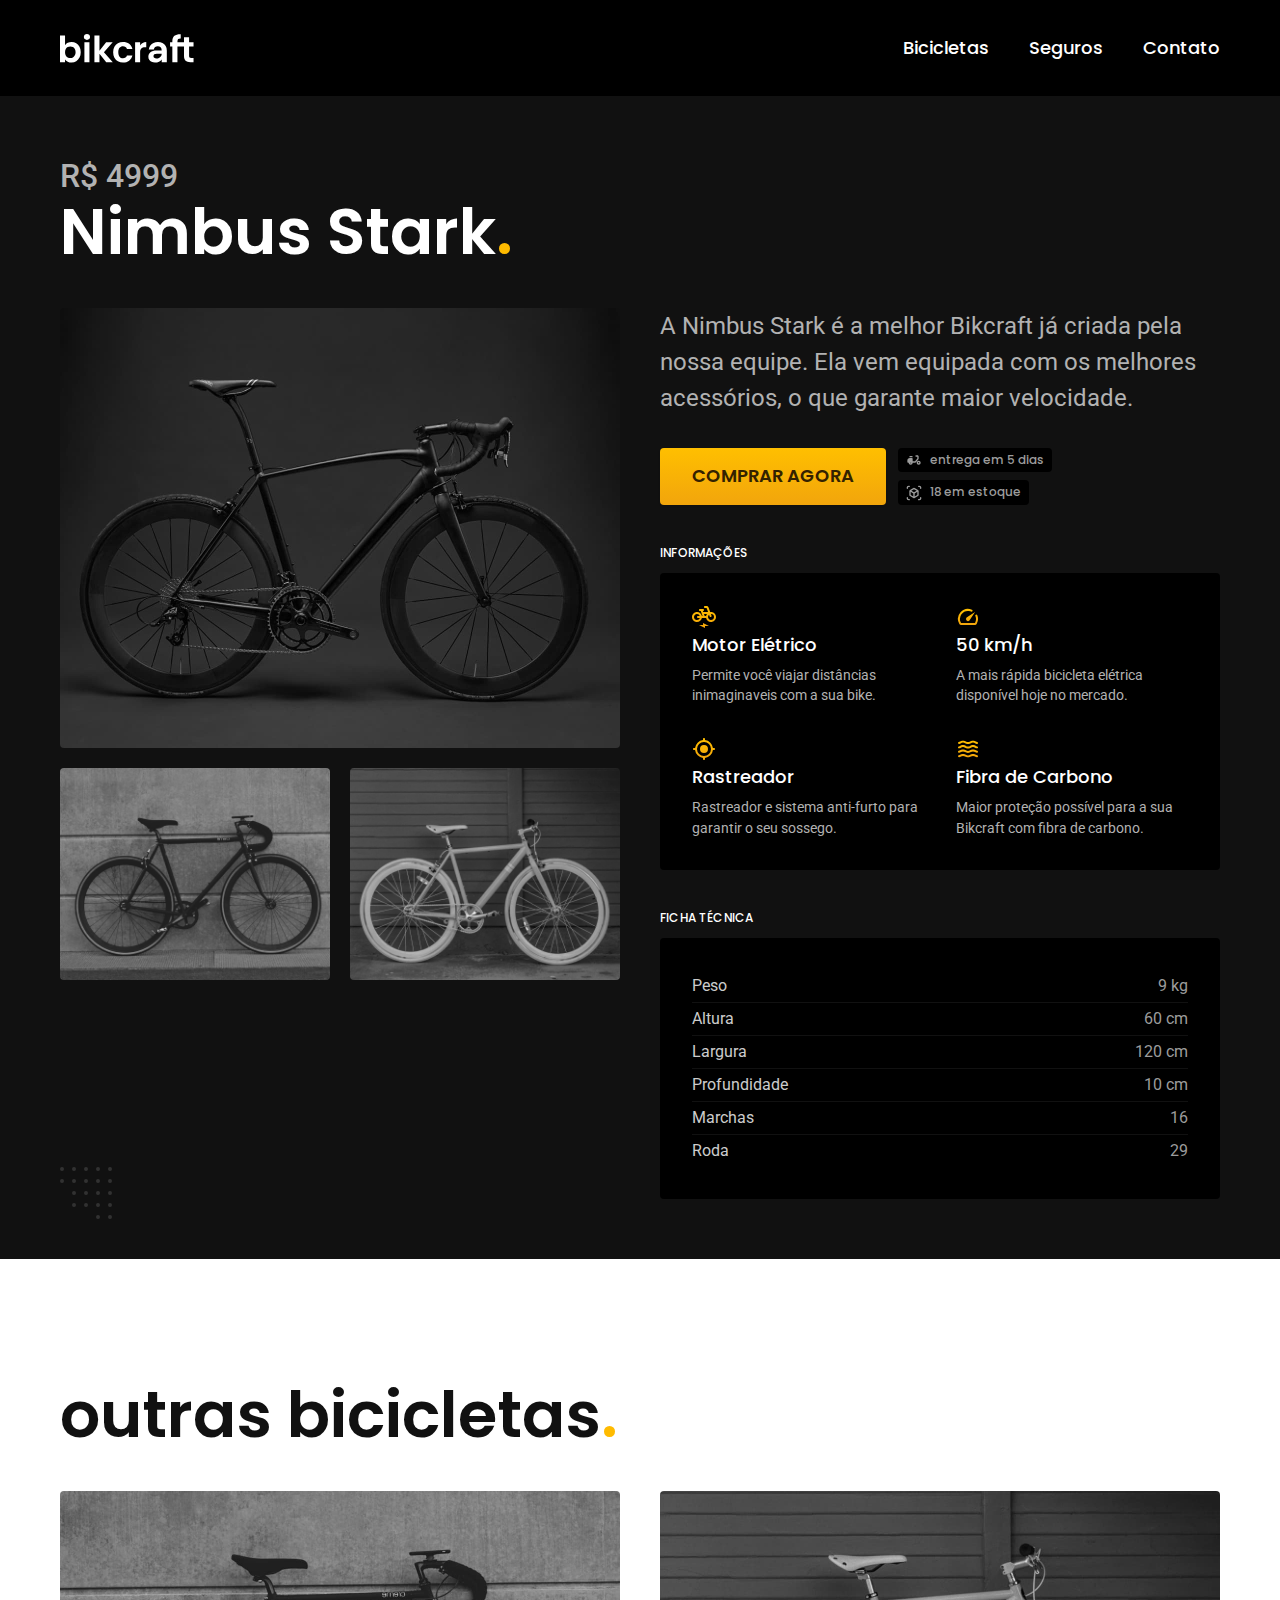
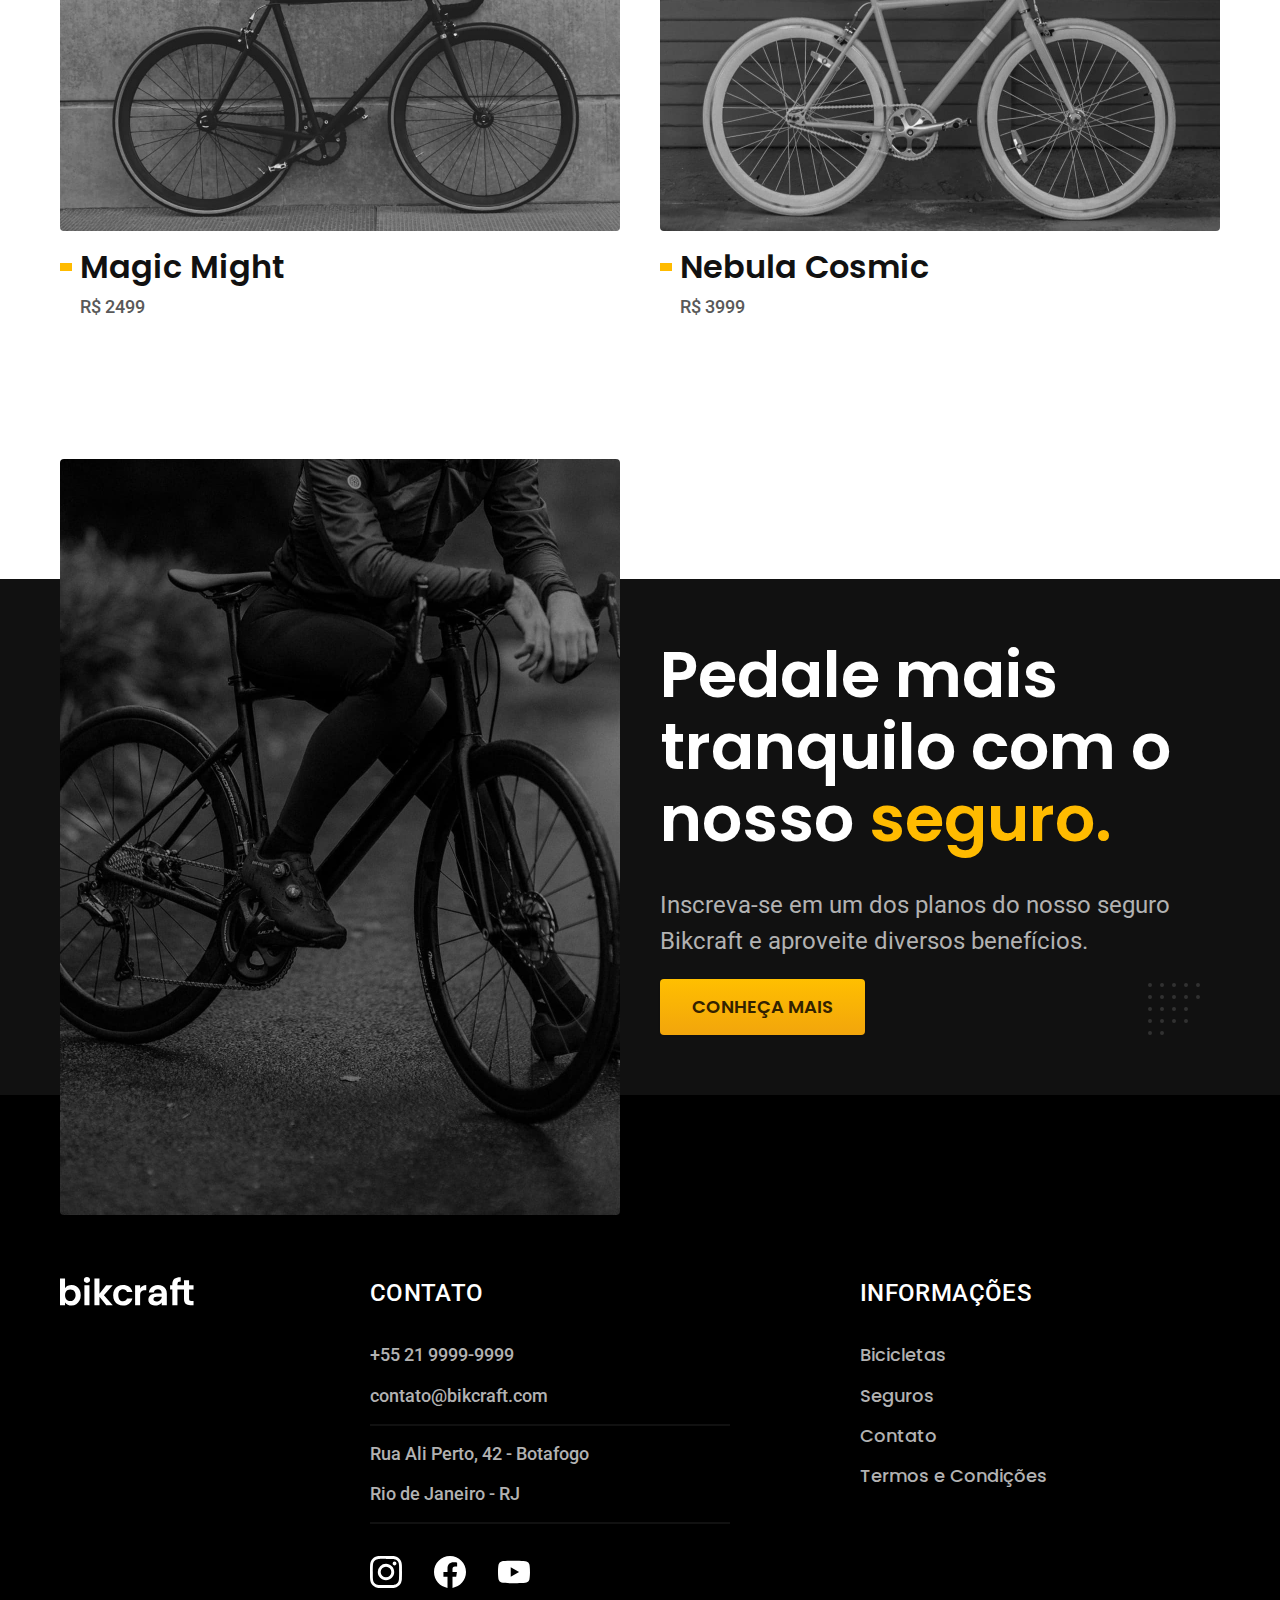
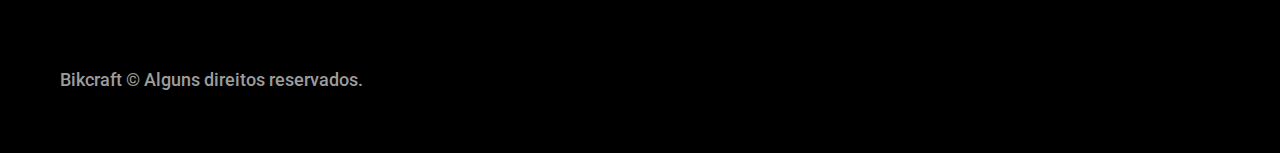
<file: bicicletas/nimbus.html>
<!DOCTYPE html>
<html lang="pt-br">

<head>
  <meta charset="UTF-8">
  <meta name="viewport" content="width=device-width, initial-scale=1.0">
  <title>Nimbus | Bikcraft</title>
  <meta name="description" content="Bicicletas elétricas de alta precisão e qualidade,  feitas sob medida para o cliente. Explore o mundo na sua velocidade com a Bikcraft.">

  <link rel="icon" href="./favicon.svg" type="image/svg+xml">

  <link href="../css/style.min.css" rel="preload" as="style">
  <link href="../css/style.min.css" rel="stylesheet">

  <link rel="preconnect" href="https://fonts.googleapis.com">
  <link rel="preconnect" href="https://fonts.gstatic.com" crossorigin>
  <link href="https://fonts.googleapis.com/css2?family=Merriweather:ital,wght@1,900&family=Poppins:wght@500;600&family=Roboto:wght@400;500&display=swap" rel="stylesheet">
</head>

<body id="bicicleta">
  <header class="header-bg">
    <div class="header container">
      <a href="../">
        <img src="../img/bikcraft.svg" alt="Bikcraft" width="136" height="32">
      </a>
      <nav aria-label="primaria">
        <ul class="header-menu font-1-m cor-0">
          <li><a href="../bicicletas.html">Bicicletas</a></li>
          <li><a href="../seguros.html">Seguros</a></li>
          <li><a href="../contato.html">Contato</a></li>
        </ul>
      </nav>
    </div>
  </header>

  <main class="bicicleta-bg">
    <div class="bicicleta container">
      <div class="bicicleta-titulo">
        <span class="font-2-xl cor-5">R$ 4999</span>
        <h1 class="font-1-xxl cor-0">Nimbus Stark<span class="cor-p1">.</span></h1>
      </div>
      <div class="bicicleta-imagens">
        <img src="../img/bicicleta/nimbus1.jpg" alt="Bicicleta preta" width="560" height="440">
        <img src="../img/bicicleta/nimbus2.jpg" alt="Bicicleta branca" width="560" height="440">
        <img src="../img/bicicleta/nimbus3.jpg" alt="Bicicleta preta" width="560" height="440">
      </div>
      <div class="bicicleta-conteudo">
        <p class="font-2-l cor-5">A Nimbus Stark é a melhor Bikcraft já criada pela nossa equipe. Ela vem equipada com os melhores acessórios, o que garante maior velocidade.</p>
        <div class="bicicleta-comprar">
          <a class="botao" href="../orcamento.html?tipo=bikcraft&produto=nimbus">Comprar Agora</a>
          <span class="font-1-xs cor-6"><img src="../img/icones/entrega.svg" alt=""> entrega em 5 dias</span>
          <span class="font-1-xs cor-6"><img src="../img/icones/estoque.svg" alt=""> 18 em estoque</span>
        </div>
        <h2 class="font-1-xs cor-0">Informações</h2>
        <ul class="bicicleta-informacoes">
          <li>
            <img src="../img/icones/eletrica.svg" alt="">
            <h3 class="font-1-m cor-0">Motor Elétrico</h3>
            <p class="font-2-xs cor-5">Permite você viajar distâncias inimaginaveis com a sua bike.</p>
          </li>
          <li>
            <img src="../img/icones/velocidade.svg" alt="">
            <h3 class="font-1-m cor-0">50 km/h</h3>
            <p class="font-2-xs cor-5">A mais rápida bicicleta elétrica disponível hoje no mercado.</p>
          </li>
          <li>
            <img src="../img/icones/rastreador.svg" alt="">
            <h3 class="font-1-m cor-0">Rastreador</h3>
            <p class="font-2-xs cor-5">Rastreador e sistema anti-furto para garantir o seu sossego.</p>
          </li>
          <li>
            <img src="../img/icones/carbono.svg" alt="">
            <h3 class="font-1-m cor-0">Fibra de Carbono</h3>
            <p class="font-2-xs cor-5">Maior proteção possível para a sua Bikcraft com fibra de carbono.</p>
          </li>
        </ul>
        <h2 class="font-1-xs cor-0">Ficha Técnica</h2>
        <ul class="bicicleta-ficha font-2-s cor-4">
          <li>Peso <span>9 kg</span></li>
          <li>Altura <span>60 cm</span></li>
          <li>Largura <span>120 cm</span></li>
          <li>Profundidade <span>10 cm</span></li>
          <li>Marchas <span>16</span></li>
          <li>Roda <span>29</span></li>
        </ul>
      </div>
    </div>
  </main>

  <article class="bicicletas-lista container">
    <h2 class="font-1-xxl">outras bicicletas<span class="cor-p1">.</span></h2>
    <ul>
      <li>
        <a href="./magic.html">
          <img src="../img/bicicletas/magic.jpg" alt="Bicicleta preta">
          <h3 class="font-1-xl">Magic Might</h3>
          <span class="font-2-m cor-8">R$ 2499</span>
        </a>
      </li>
      <li>
        <a href="./nebula.html">
          <img src="../img/bicicletas/nebula.jpg" alt="Bicicleta branca">
          <h3 class="font-1-xl">Nebula Cosmic</h3>
          <span class="font-2-m cor-8">R$ 3999</span>
        </a>
      </li>
    </ul>
  </article>

  <article class="seguro-bg">
    <div class="seguro container">
      <div class="seguro-imagem">
        <img src="../img/fotos/seguros.jpg" alt="Pessoa parada em cima de uma bicicleta">
      </div>
      <div class="seguro-conteudo">
        <h2 class="font-1-xxl cor-0">Pedale mais tranquilo com o nosso <span class="cor-p1">seguro.</span></h2>
        <p class="font-2-l cor-5">Inscreva-se em um dos planos do nosso seguro Bikcraft e aproveite diversos benefícios.</p>
        <a class="botao" href="../seguros.html">Conheça Mais</a>
      </div>
    </div>
  </article>

  <footer class="footer-bg">
    <div class="footer container">
      <img src="../img/bikcraft.svg" alt="Bikcraft">
      <div class="footer-contato">
        <h3 class="font-2-l-b cor-0">Contato</h3>
        <ul class="font-2-m cor-5">
          <li>+55 21 9999-9999</li>
          <li>contato@bikcraft.com</li>
          <li>Rua Ali Perto, 42 - Botafogo</li>
          <li>Rio de Janeiro - RJ</li>
        </ul>
        <div class="footer-redes">
          <a href="./"><img src="../img/redes/instagram.svg" alt="Instagram"></a>
          <a href="./"><img src="../img/redes/facebook.svg" alt="Facebook"></a>
          <a href="./"><img src="../img/redes/youtube.svg" alt="Youtube"></a>
        </div>
      </div>
      <div class="footer-informacoes">
        <h3 class="font-2-l-b cor-0">Informações</h3>
        <nav>
          <ul class="font-1-m cor-5">
            <li><a href="../bicicletas.html">Bicicletas</a></li>
            <li><a href="../seguros.html">Seguros</a></li>
            <li><a href="../contato.html">Contato</a></li>
            <li><a href="../termos.html">Termos e Condições</a></li>
          </ul>
        </nav>
      </div>
      <p class="font-2-m cor-6 footer-copy">Bikcraft © Alguns direitos reservados.</p>
    </div>
  </footer>

  <script src="../js/script.js"></script>
</body>

</html>
</file>
<file: css/style.min.css>
body{margin:0;color:#111;font-family:Arial,Helvetica,sans-serif}blockquote,dd,h1,h2,h3,h4,h5,p,ul{margin:0}ul{padding:0;list-style:none}a{text-decoration:none;color:inherit}img{max-width:100%;height:auto;display:block}img[src$=".jpg"]{border-radius:4px}.font-1-xs{font:500 0.75rem/1.35 Poppins,sans-serif}.font-2-xs{font:400 0.875rem/1.43 Roboto,sans-serif}.font-1-s{font:500 1rem/1.5 Poppins,sans-serif}.font-2-s{font:400 1rem/1.5 Roboto,sans-serif}.font-1-m,.font-1-m-b{font:500 1.125rem/1.35 Poppins,sans-serif}.font-1-m-b{font-weight:600}.font-2-m{font:500 1.125rem/1.35 Roboto,sans-serif}.font-1-l{font:500 1.5rem/1.5 Poppins,sans-serif}.font-2-l,.font-2-l-b{font:400 1.5rem/1.5 Roboto,sans-serif}.font-2-l-b{font-weight:500;letter-spacing:.015em;text-transform:uppercase}.font-1-xl{font:600 2rem/1.25 Poppins,sans-serif}.font-2-xl{font:500 2rem/1.25 Roboto,sans-serif}.font-1-xxl{font:600 4rem/1.125 Poppins,sans-serif}@media (max-width:1200px){.font-1-xxl{font-size:3rem}.font-2-l{font-size:1.125rem}.font-2-l-b{font-size:1.125rem}}@media (max-width:800px){.font-1-xxl{font-size:2rem}.font-1-xl,.font-2-xl{font-size:1.5rem}}:root{--cor-0:#ffffff;--cor-1:#f7f7f7;--cor-2:#ededed;--cor-3:#dedede;--cor-4:#cccccc;--cor-5:#b2b2b2;--cor-6:#9c9c9c;--cor-7:#717171;--cor-8:#595959;--cor-9:#404040;--cor-10:#2e2e2e;--cor-11:#111111;--cor-12:#000000;--cor-p1:#ffbb00;--cor-p2:#e4a30b;--cor-p3:#a66f00;--cor-p4:#664400;--cor-p5:#332200}.cor-0{color:var(--cor-0)}.cor-1{color:var(--cor-1)}.cor-2{color:var(--cor-2)}.cor-3{color:var(--cor-3)}.cor-4{color:var(--cor-4)}.cor-5{color:var(--cor-5)}.cor-6{color:var(--cor-6)}.cor-7{color:var(--cor-7)}.cor-8{color:var(--cor-8)}.cor-9{color:var(--cor-9)}.cor-10{color:var(--cor-9)}.cor-11{color:var(--cor-11)}.cor-12{background-color:var(--cor-12)}.cor-p1{color:var(--cor-p1)}.cor-p2{color:var(--cor-p2)}.cor-p3{color:var(--cor-p3)}.cor-p4{color:var(--cor-p4)}.cor-p5{color:var(--cor-p5)}.container{box-sizing:border-box;max-width:1200px;padding-left:20px;padding-right:20px;margin-left:auto;margin-right:auto}.botao{display:inline-block;padding:16px 32px;background:linear-gradient(#ffbf00,#f2a50c);box-shadow:0 1px 2px rgba(0,0,0,.1);border-radius:4px;text-transform:uppercase;font:600 1.125rem/1.35 Poppins,sans-serif;color:var(--cor-p5);max-width:max-content;border:none;cursor:pointer}.botao:hover{background:linear-gradient(#ffb60d,#e59317)}.botao.secundario{background:var(--cor-10);color:var(--cor-2)}.botao.secundario:hover{background:var(--cor-9)}.botao.seta{display:flex;align-items:center}.botao.seta::after{content:"";display:inline-block;width:18px;height:10px;margin-left:12px;background:url("../img/icones/seta.svg");transition:transform .2s}.botao.seta:hover::after{transform:translateX(4px)}@media (max-width:600px){.botao{padding:12px 16px;font-size:1rem}}.link{display:inline-block;font:500 1.5rem/1.5 Poppins,sans-serif;color:var(--cor-p1);text-transform:uppercase;position:relative;padding-bottom:8px}.link::after{content:"";display:block;width:100%;height:4px;background:currentColor;position:absolute;margin-top:4px}.link:hover{color:var(--cor-0)}.titulo{padding:60px 0;background:var(--cor-11)}.titulo div{background:url("../img/dec/top-right.svg") no-repeat top right 20px}.titulo p{margin-bottom:4px}@media (max-width:800px){.titulo p{font-size:1rem;text-transform:lowercase;font-weight:400}.titulo{padding:40px 0}}.form{display:grid;grid-template-columns:1fr 1fr;gap:20px}.form .col-2{grid-column:span 2}.form label{display:block;margin-bottom:4px;font:500 1rem/1.5 Poppins,sans-serif}.form input[type=email],.form input[type=text],.form textarea{font:400 1rem/1.5 Roboto,sans-serif;background:var(--cor-1);border:1px solid var(--cor-2);box-sizing:border-box;border-radius:4px;padding:12px;width:100%;box-sizing:border-box}.form input[type=email]:focus,.form input[type=text]:focus,.form textarea:focus{outline:0;border-color:var(--cor-p1);background:var(--cor-0);box-shadow:0 0 0 2px #fea}@media (max-width:600px){.form{grid-template-columns:1fr}.form .col-2{grid-column:1}}.header-bg{background:var(--cor-12)}.header{display:flex;justify-content:space-between;align-items:center;gap:20px;flex-wrap:wrap;padding-top:20px;padding-bottom:20px}.header img{min-width:max-content}.header-menu{display:flex;flex-wrap:wrap;gap:40px}.header-menu a{display:inline-block;padding:16px 0;position:relative}.header-menu a::after{content:"";display:block;height:2px;width:0;background:var(--cor-0);position:absolute;margin-top:4px;transition:.3s}.header-menu a.ativo::after,.header-menu a:hover::after{width:100%}@media (max-width:800px){.header-menu{gap:20px}.header-menu a{background:var(--cor-11);padding:12px 16px;border-radius:4px}.header-menu a.ativo,.header-menu a:hover{background:var(--cor-10)}.header-menu a::after{display:none}}@media (max-width:600px){.header-menu{gap:12px}.header-menu a{padding:8px 12px;font-size:.875rem}}.footer-bg{background-color:var(--cor-12)}.footer{display:grid;grid-template-columns:3fr 5fr 4fr;gap:40px;padding-top:60px;padding-bottom:60px}.footer h3{margin-bottom:32px}.footer-contato ul{margin-bottom:32px}.footer li{margin-bottom:16px}.footer-contato li:nth-child(2)::after,.footer-contato li:nth-child(4)::after{content:"";display:block;max-width:360px;background:var(--cor-11);height:2px;margin-top:16px}.footer-redes{display:flex;gap:32px}.footer a:hover{color:var(--cor-0)}.footer-copy{grid-column:1/-1;margin-top:40px}@media (max-width:800px){.footer>img{display:none}.footer{grid-template-columns:1fr 1fr}}@media (max-width:600px){.footer{grid-template-columns:1fr;gap:60px}.footer-copy{margin-top:0}}.introducao-bg{background:var(--cor-12) url("../img/dec/bottom-left.svg") no-repeat bottom 40px left 20px;box-shadow:inset 0 -120px var(--cor-0)}.introducao{display:grid;grid-template-columns:1fr 1fr;gap:0 40px}.introducao img{height:100%;object-fit:cover}.introducao-conteudo{align-self:end;padding-bottom:200px}.introducao h1{margin-bottom:32px}.introducao p{margin-bottom:20px}@media (max-width:800px){.introducao{padding-top:40px;background:var(--cor-11);box-shadow:inset 0 -60px var(--cor-0)}.introducao-conteudo{padding-bottom:0}.introducao h1{margin-bottom:16px}.introducao{grid-template-columns:1fr;gap:32px}.introducao img{width:100%}}.tecnologia-bg{background-color:var(--cor-11);box-shadow:inset 0 120px var(--cor-0),inset 0 -120px var(--cor-0)}.tecnologia{display:grid;grid-template-columns:1fr 1fr;gap:40px}.tecnologia-imagem img{width:100%;height:100%;object-fit:cover;object-position:left}.tecnologia-conteudo{padding-top:180px;padding-bottom:180px}.tecnologia-conteudo>span{text-transform:uppercase;display:block;margin-bottom:20px}.tecnologia-conteudo h2{margin-bottom:32px}.tecnologia-conteudo>p{margin-bottom:20px}.tecnologia-conteudo a{margin-bottom:80px}.tecnologia-vantagens{display:flex;gap:40px}.tecnologia-vantagens h3{margin-bottom:8px;width:max-content}.tecnologia-vantagens img{width:24px;margin-bottom:8px}@media (max-width:800px){.tecnologia-bg{box-shadow:initial}.tecnologia{grid-template-columns:1fr}.tecnologia-conteudo{padding-top:60px;padding-bottom:60px}.tecnologia-imagem{display:none}.tecnologia-conteudo a{margin-bottom:60px}}@media (max-width:600px){.tecnologia-vantagens{flex-direction:column}}.parceiros{padding-top:60px;padding-bottom:120px}.parceiros h2{margin-bottom:60px}.parceiros ul{padding:0 20px;max-width:1400px;display:grid;grid-template-columns:repeat(4,1fr);margin:0 auto}.parceiros img{margin:auto}.parceiros li{display:flex;padding:32px}.parceiros li{border-left:2px solid var(--cor-2)}.parceiros li:first-child,.parceiros li:nth-child(5){border-left:none}.parceiros li:nth-child(n+5){border-top:2px solid var(--cor-2)}@media (max-width:800px){.parceiros{padding-bottom:60px}.parceiros h2{margin-bottom:20px}.parceiros ul{grid-template-columns:repeat(2,1fr)}.parceiros li:nth-child(n+3){border-top:2px solid var(--cor-2)}.parceiros li:nth-child(3),.parceiros li:nth-child(7){border-left:none}}.depoimento{display:grid;grid-template-columns:1fr 1fr;background-color:var(--cor-p1)}.depoimento img{width:100%;height:100%;object-fit:cover;border-radius:0}.depoimento-conteudo{padding:40px 40px 80px 80px;display:flex;flex-direction:column;align-items:end;overflow:hidden;background:url("../img/dec/top-left-p.svg") no-repeat top 40px left 40px,url("../img/dec/bottom-right-p.svg") no-repeat bottom 40px right 40px}.depoimento-conteudo blockquote{margin-top:auto}.depoimento-conteudo p{max-width:32ch;font-family:Merriweather;font-style:italic;font-weight:900;margin-bottom:1em;position:relative;z-index:0;display:block}.depoimento p::after,.depoimento p::before{color:var(--cor-p2);font-size:5rem;position:absolute;z-index:-1}.depoimento p::before{content:"“";left:-50px;top:-20px}.depoimento p::after{content:"”";bottom:-60px}@media (min-width:1200px){.depoimento img{max-height:520px}}@media (max-width:800px){.depoimento{grid-template-columns:1fr;text-align:center}.depoimento img{max-height:200px}.depoimento-conteudo{padding:40px 20px;align-items:center;background:0 0}.depoimento p::before{left:0}}.seguros-bg{background:var(--cor-11) url("../img/dec/bottom-left.svg") no-repeat bottom 40px left 20px}.seguros{padding-top:60px;padding-bottom:60px;display:grid;grid-template-columns:1fr 1fr;gap:40px;align-items:center}#seguros .seguros{padding-top:0}.seguros h2{grid-column:1/-1}.seguros-item{display:grid;grid-template-columns:1fr auto;padding:32px 32px 32px 60px;border-radius:4px;background-color:var(--cor-12)}.seguros-item h3{margin-bottom:40px}.seguros-item span{grid-column:2;display:block;text-align:right}.seguros-item ul{grid-column:1/-1;margin-bottom:32px}.seguros-item li+li{margin-top:20px}.seguros-item li{display:flex;align-items:center;position:relative}.seguros-item li::before{content:"";position:absolute;left:-21px;width:13px;height:9px;background-image:url("../img/icones/lista.svg")}.seguros-item a{grid-column:1/-1}@media (max-width:800px){.seguros-bg{background:var(--cor-11)}.seguros{grid-template-columns:1fr}}.vantagens-bg{background:url("../img/dec/bottom-left.svg") no-repeat bottom 40px left 20px,url("../img/dec/bottom-right.svg") no-repeat bottom 40px right 20px,var(--cor-12)}.vantagens{padding-top:120px;padding-bottom:120px}.vantagens h2{margin-bottom:60px}.vantagens ul{display:grid;grid-template-columns:repeat(auto-fit,minmax(300px,max-content));gap:40px 80px}.vantagens h3,.vantagens img{margin-bottom:8px}@media (max-width:800px){.vantagens-bg{background:var(--cor-12)}.vantagens{padding-top:60px;padding-bottom:60px}.vantagens h2{margin-bottom:40px}.vantagens ul{gap:20px}}.perguntas{padding-top:120px;padding-bottom:120px}.perguntas h2{margin-bottom:60px}.perguntas dl>div{padding:20px;border-radius:4px}.perguntas dl>div:nth-child(odd){background:var(--cor-1)}.perguntas dt{display:grid;grid-template-columns:auto 1fr auto;gap:8px;align-items:center;cursor:pointer}.perguntas dt::before{content:"";display:inline-block;width:12px;height:8px;background:var(--cor-p1)}.perguntas dt::after{content:"";display:block;width:14px;height:6px;background:url("../img/icones/seta-abrir.svg") no-repeat right;transition:.3s;transform:rotate(180deg)}.perguntas .ativa dt::after{transform:rotate(0)}.perguntas dd{padding-left:20px;padding-top:16px;max-width:80ch;display:none}.perguntas .ativa dd{display:block}@media (max-width:800px){.perguntas{padding-top:60px;padding-bottom:60px}.perguntas h2{margin-bottom:40px}}.bicicletas-bg:nth-child(odd){background-image:linear-gradient(to right,var(--cor-0) 30%,var(--cor-11) 0)}.bicicletas{display:grid;grid-template-columns:1fr 1fr;gap:40px;padding-top:60px;padding-bottom:60px;background:url("../img/dec/top-right.svg") no-repeat top 40px right 20px}.bicicletas-imagem{display:grid}.bicicletas-imagem img{grid-area:1/1}.bicicletas-imagem span{grid-area:1/1;place-self:start end;margin-top:20px;padding:8px 16px 8px 8px;border-radius:5px 0 0 5px;background-color:var(--cor-12)}.bicicletas-conteudo{display:grid;grid-template-columns:1fr 1fr;align-content:start}.bicicletas h2,.bicicletas p{grid-column:1/-1}.bicicletas h2{margin-bottom:20px}.bicicletas h2::before{content:"";display:block;width:12px;height:8px;background-color:var(--cor-p1);margin-bottom:8px}.bicicletas p{margin-bottom:32px}.bicicletas a{place-self:end}.bicicletas ul{display:grid;gap:16px}.bicicletas li{display:flex;align-items:center}.bicicletas-conteudo img{width:24px;height:24px;margin-right:8px}@media (max-width:800px){.bicicletas-bg:nth-child(odd){background-image:none;background-color:var(--cor-11)}.bicicletas{grid-template-columns:1fr;gap:20px;padding-top:40px;padding-bottom:40px}.bicicletas-conteudo{grid-template-columns:1fr}.bicicletas ul{grid-template-columns:1fr 1fr;margin-bottom:32px}.bicicletas a{place-self:start}}@media (max-width:600px){.bicicletas ul{font-size:1rem}}.bicicletas-lista{padding-top:120px;padding-bottom:120px}#home .bicicletas-lista{padding-top:60px}.bicicletas-lista h2{margin-bottom:20px}.bicicletas-lista ul{padding:20px 0;margin:0 auto;display:flex;gap:40px;overflow-y:hidden;-webkit-overflow-scrolling:touch}#home .bicicletas-lista ul{max-width:1400px;padding:20px}.bicicletas-lista li{flex:1;min-width:280px}.bicicletas-lista a{display:block}.bicicletas-lista img{margin-bottom:16px}.bicicletas-lista h3{margin-bottom:8px;display:flex;align-items:center}.bicicletas-lista h3::before{content:"";display:inline-block;width:12px;margin-right:8px;height:8px;background:#fb0;transition:width .2s}.bicicletas-lista a:hover h3::before{width:24px}.bicicletas-lista li span{padding-left:20px}@media (max-width:800px){.bicicletas-lista{padding-top:60px;padding-bottom:60px}.bicicletas-lista ul{gap:20px}}.bicicleta-bg{background-color:var(--cor-11)}.bicicleta{display:grid;grid-template-columns:1fr 1fr;align-items:start;gap:40px;padding-top:60px;padding-bottom:60px;background:url("../img/dec/bottom-left.svg") no-repeat bottom 40px left 20px}.bicicleta-titulo{grid-column:1/-1}.bicicleta-imagens{display:flex;flex-wrap:wrap;align-items:flex-start;gap:20px}.bicicleta-imagens img{cursor:pointer;flex:1;min-width:200px}.bicicleta-imagens img:first-child{cursor:initial;min-width:100%}.bicicleta-conteudo>p{margin-bottom:32px}.bicicleta-comprar{display:grid;grid-template-columns:max-content auto;align-items:center;justify-items:start;gap:8px 12px;margin-bottom:40px}.bicicleta-comprar a{grid-row:span 2}.bicicleta-comprar span{display:flex;align-items:center;gap:8px;padding:4px 8px;border-radius:4px;background-color:var(--cor-12)}.bicicleta-conteudo h2{text-transform:uppercase;letter-spacing:.015em;margin-bottom:12px}.bicicleta-ficha,.bicicleta-informacoes{padding:32px;border-radius:4px;background-color:var(--cor-12)}.bicicleta-informacoes{margin-bottom:40px;display:grid;grid-template-columns:1fr 1fr;gap:32px}.bicicleta-informacoes img{width:24px;margin-bottom:4px}.bicicleta-informacoes h3{margin-bottom:8px}.bicicleta-ficha li{padding:4px 0;border-bottom:1px solid var(--cor-11);display:flex;justify-content:space-between}.bicicleta-ficha li:last-child{border-bottom:none}.bicicleta-ficha span{color:var(--cor-6)}@media (max-width:800px){.bicicleta{grid-template-columns:1fr;padding-top:40px;padding-bottom:40px}.bicicleta-imagens{grid-row:3}}@media (max-width:400px){.bicicleta-informacoes{grid-template-columns:1fr}.bicicleta-comprar{grid-template-columns:1fr}}.seguro-bg{background-color:var(--cor-11);box-shadow:inset 0 120px var(--cor-0),inset 0 -120px var(--cor-12)}.seguro{display:grid;grid-template-columns:1fr 1fr;gap:40px}.seguro-imagem img{width:100%;height:100%;object-fit:cover}.seguro-conteudo{padding-top:180px;padding-bottom:180px;background:url("../img/dec/bottom-right.svg") no-repeat bottom 180px right 20px}.seguro h2{margin-bottom:32px}.seguro p{margin-bottom:20px}@media (max-width:600px){.seguro-bg{box-shadow:inset 0 -60px var(--cor-12)}.seguro{grid-template-columns:1fr}.seguro-conteudo{grid-row:1;padding-top:40px;padding-bottom:0;background:0 0}}#contato{background:linear-gradient(var(--cor-11) 600px,var(--cor-1) 0)}.contato{display:grid;grid-template-columns:5fr 7fr}.contato-dados,.contato-formulario{padding:60px;box-shadow:0 1px 2px rgba(0,0,0,.1)}.contato-formulario{border-radius:0 5px 5px 0;background:var(--cor-0) url("../img/dec/bottom-right.svg") no-repeat bottom 20px right 20px}.contato-dados{border-radius:5px 0 0 5px;background:var(--cor-12) url("../img/dec/bottom-left.svg") no-repeat bottom 20px left 20px}.contato-dados h2{margin-bottom:60px}.contato-endereco{margin-bottom:32px;padding-left:28px;background:url("../img/icones/local.svg") no-repeat 0 2px}.contato-endereco p{margin-bottom:8px}.contato-meios a{display:block;max-width:max-content;margin-bottom:8px;padding-left:28px}.contato-meios a:hover{color:var(--cor-0)}.contato-meios a:nth-child(1){background:url("../img/icones/email.svg") no-repeat 0 2px}.contato-meios a:nth-child(2){margin-bottom:32px}.contato-meios a:nth-child(3){margin-bottom:60px;background:url("../img/icones/telefone.svg") no-repeat 0 2px}.contato-redes{display:flex;gap:32px;padding-left:28px}@media (max-width:800px){.contato{grid-template-columns:1fr}.contato-dados,.contato-formulario{padding:20px}.contato-dados{border-radius:5px 5px 0 0;background:var(--cor-12)}.contato-formulario{border-radius:0 0 5px 5px}.contato-dados h2{margin-bottom:32px}.contato-meios a:nth-child(3){margin-bottom:32px}.contato-redes{margin-bottom:12px}}.lojas{display:grid;grid-template-columns:1fr 1fr;gap:0 40px;padding-top:120px;padding-bottom:120px}.lojas img{border-radius:4px 4px 0 0}.lojas h2{grid-column:1/-1;margin-bottom:60px}.lojas-item{border-radius:4px;box-shadow:0 1px 2px rgba(0,0,0,.1);background:var(--cor-0)}.lojas-conteudo{display:grid;grid-template-columns:1fr 1fr;gap:32px 16px;padding:32px}.lojas-conteudo h3,.lojas-tempo{grid-column:1/-1}.lojas-dados{display:grid;gap:8px;border-left:2px solid var(--cor-2);padding-left:12px;justify-items:start}.lojas-tempo{display:flex;gap:8px;align-items:center}@media (max-width:800px){.lojas{gap:20px;padding-top:60px;padding-bottom:60px}.lojas h2{margin-bottom:32px}.lojas-conteudo{grid-template-columns:1fr}}@media (max-width:600px){.lojas{grid-template-columns:1fr}}#orcamento{background-image:linear-gradient(var(--cor-11) 700px,var(--cor-1) 0)}.orcamento{display:grid;grid-template-columns:5fr 7fr;padding-bottom:120px}.orcamento h2{text-transform:uppercase;display:flex;align-items:center;position:relative}.orcamento h2::before{content:"";display:inline-block;width:4px;height:8px;background-color:var(--cor-p1);margin-right:8px;position:absolute;left:-12px}.orcamento-dados,.orcamento-produto{padding:60px;box-shadow:0 1px 2px rgba(0,0,0,.1)}.orcamento-produto{border-radius:5px 0 0 5px;display:grid;grid-template-columns:1fr 1fr;align-content:start;gap:20px;background:var(--cor-12) url("../img/dec/bottom-left.svg") no-repeat bottom 20px left 20px}.orcamento-dados{border-radius:0 5px 5px 0;background:var(--cor-0) url("../img/dec/bottom-right.svg") no-repeat bottom 20px right 20px}.orcamento-conteudo h2,.orcamento-dados h2:nth-of-type(n+2){margin-top:20px}.orcamento-produto>*{grid-column:1/-1}.orcamento-produto>label{grid-column:initial}.orcamento-seguro{margin-top:20px}.orcamento-conteudo{display:none}[value=bikcraft]:checked~#orcamento-bikcraft,[value=seguro]:checked~#orcamento-seguro{display:grid;gap:20px}.radio-detalhes{display:none;box-sizing:border-box;grid-template-columns:1fr 1fr;background:var(--cor-0);padding:20px;border-radius:4px;align-items:center}.radio-detalhes li{display:flex;align-items:center;margin-bottom:8px}.radio-detalhes li img{width:16px;margin-right:8px}[type=radio]{opacity:0;position:absolute;pointer-events:none}[type=radio]+label{font:500 1rem/1.5 Poppins,sans-serif;color:var(--cor-4);background-color:var(--cor-10);padding:12px 16px;border-radius:4px;cursor:pointer;display:grid;grid-template-columns:auto 1fr auto;align-items:center;border:1px solid var(--cor-10)}[type=radio]+label:hover{background-color:var(--cor-9);border-color:var(--cor-9)}[type=radio]+label::before{box-sizing:border-box;content:"";display:inline-block;width:12px;height:12px;border:1px solid var(--cor-6);border-radius:50%;margin-right:8px}[type=radio]:focus+label{box-shadow:0 0 0 2px var(--cor-p1);border-color:var(--cor-12)}.radio-detalhes{display:none;box-sizing:border-box;grid-template-columns:1fr 1fr;background:var(--cor-0);padding:20px;border-radius:4px}[type=radio]+label>span{display:none}[type=radio]:checked+label{background:var(--cor-0);border-color:var(--cor-0);color:var(--cor-11)}[type=radio]:checked:focus+label{border-color:var(--cor-12)}[type=radio]:checked+label::before{border:1px solid var(--cor-7);box-shadow:inset 0 0 0 3px var(--cor-0),inset 0 0 0 6px var(--cor-7)}[type=radio]:checked+label>span{display:inline-block}[type=radio]:checked+label+.radio-detalhes{display:grid}@media (max-width:1200px){.orcamento-dados,.orcamento-produto{padding:32px}}@media (max-width:800px){.orcamento{grid-template-columns:1fr}.orcamento-produto{background:var(--cor-12)}}@media (max-width:400px){.orcamento-produto{grid-template-columns:1fr}}.termos{padding-top:80px;padding-bottom:80px}.termos h2{margin-bottom:20px}.termos p+h2{margin-top:48px}.termos p{max-width:75ch;margin-bottom:24px}
</file>
